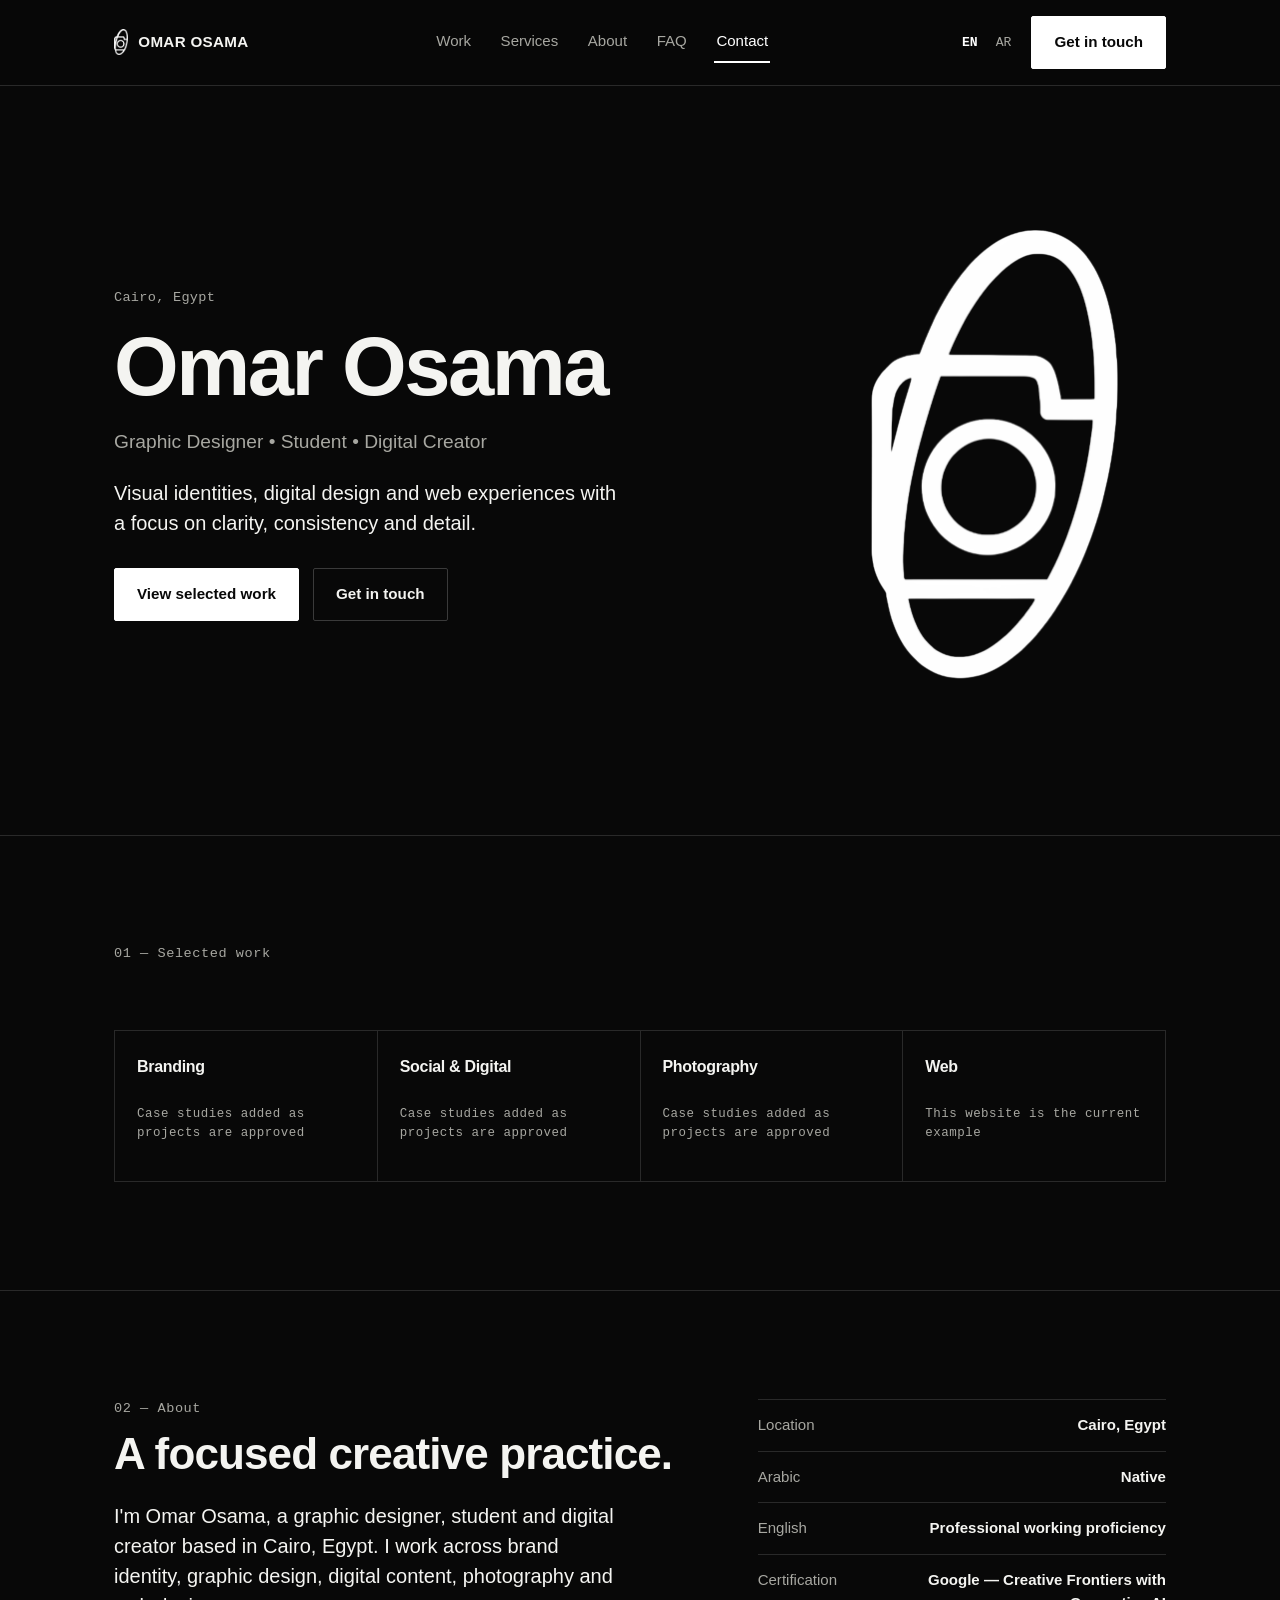
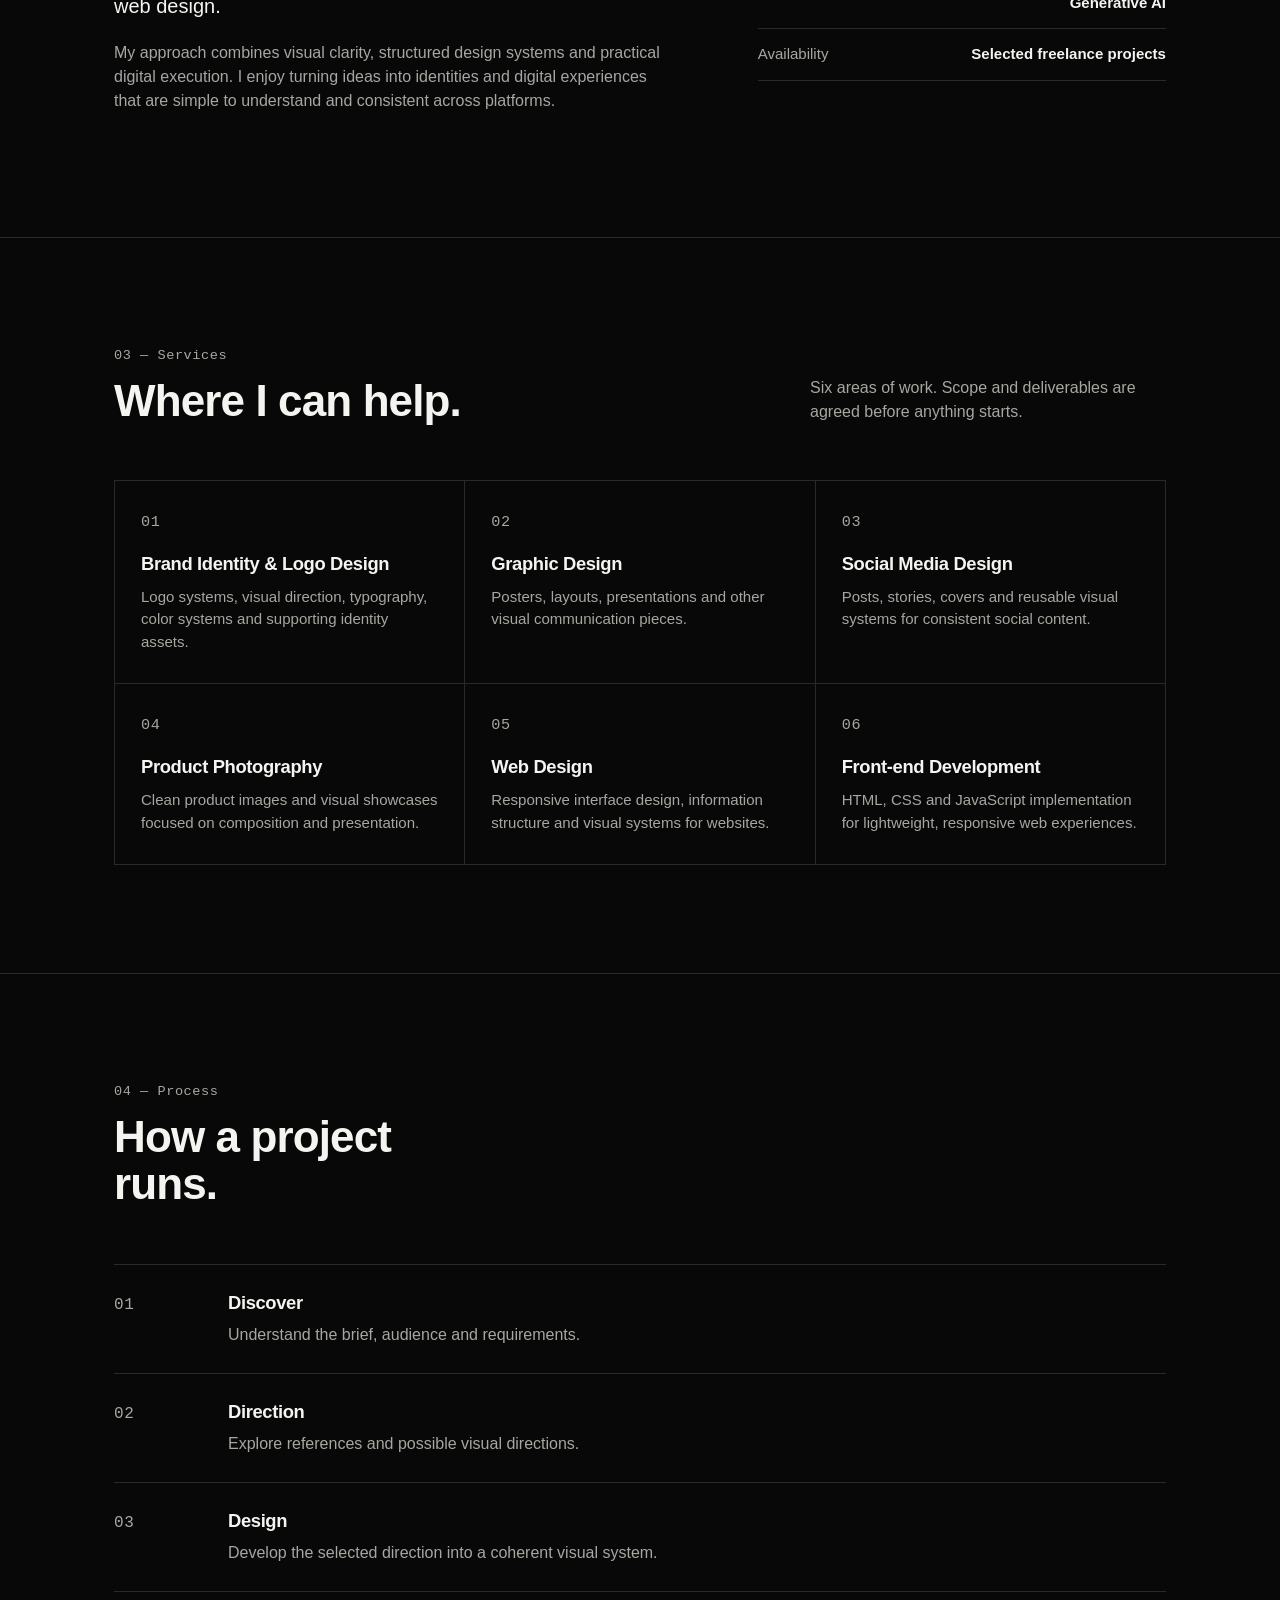
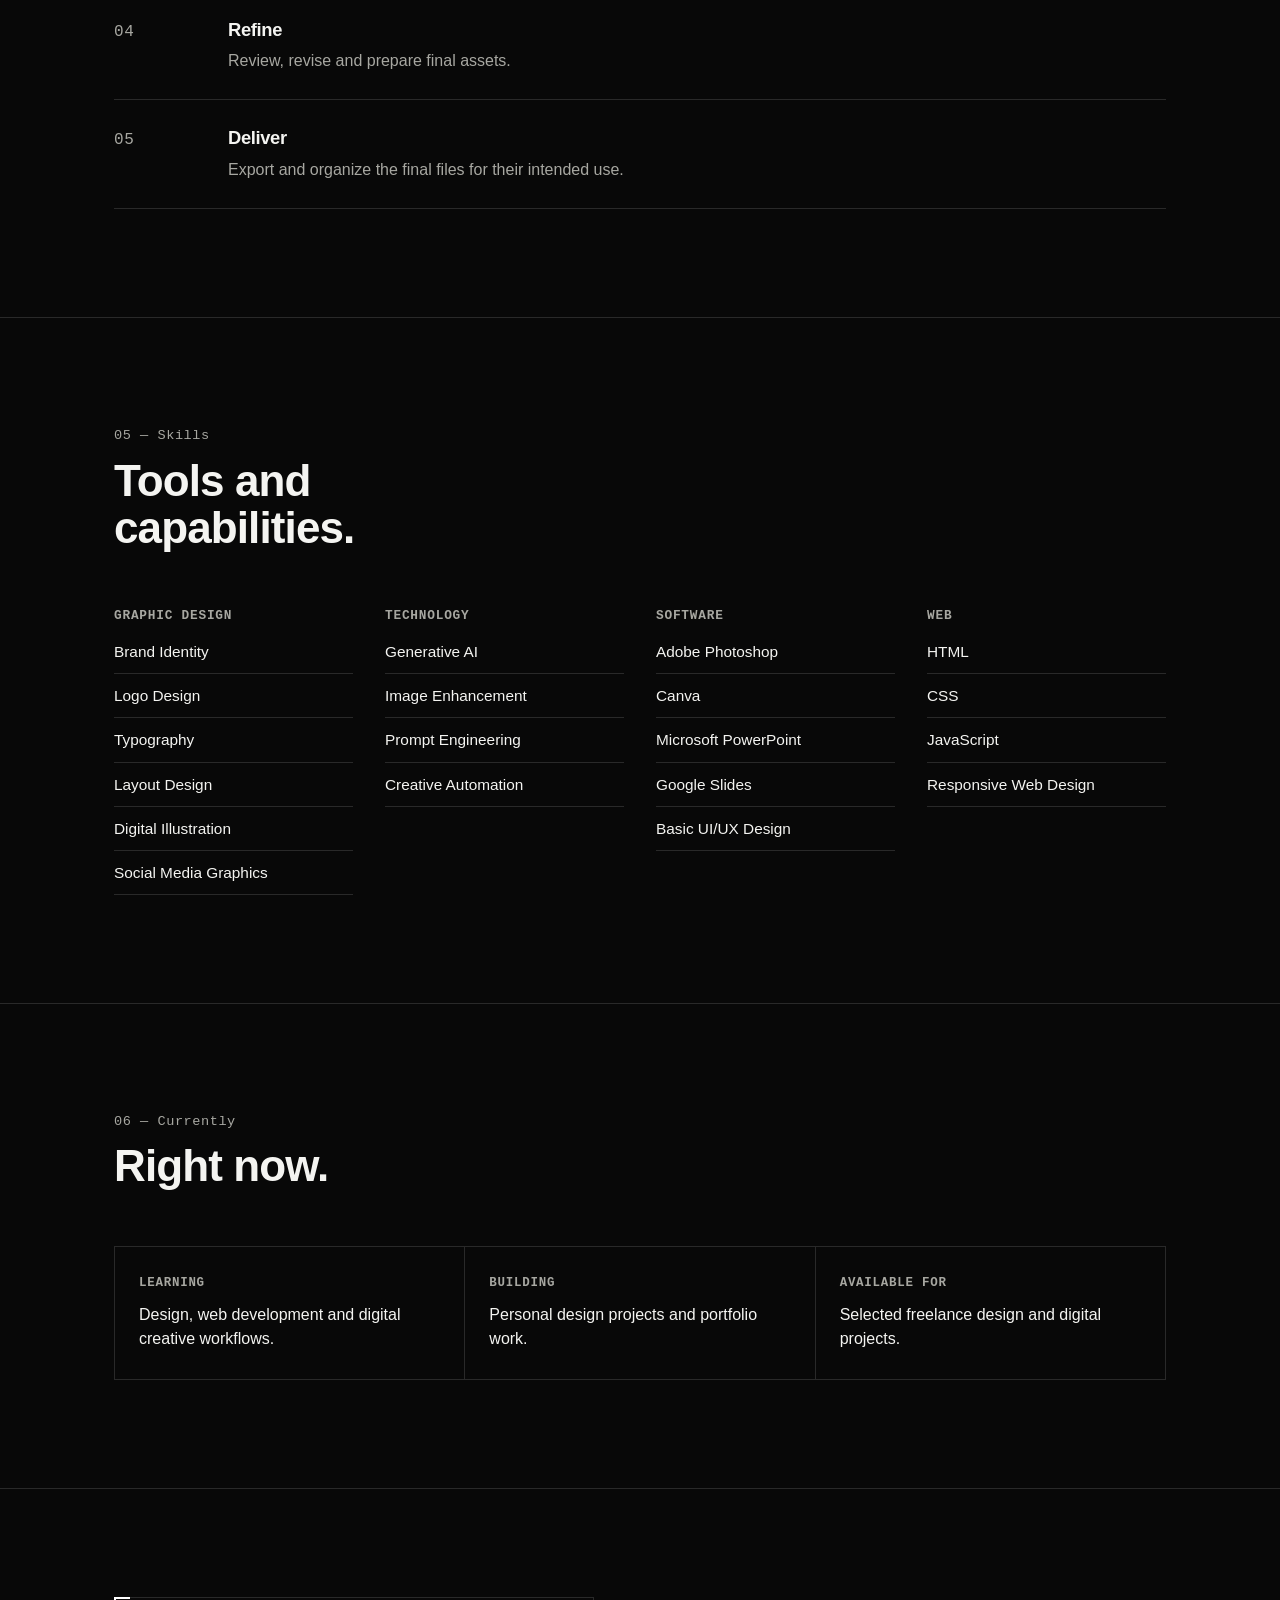
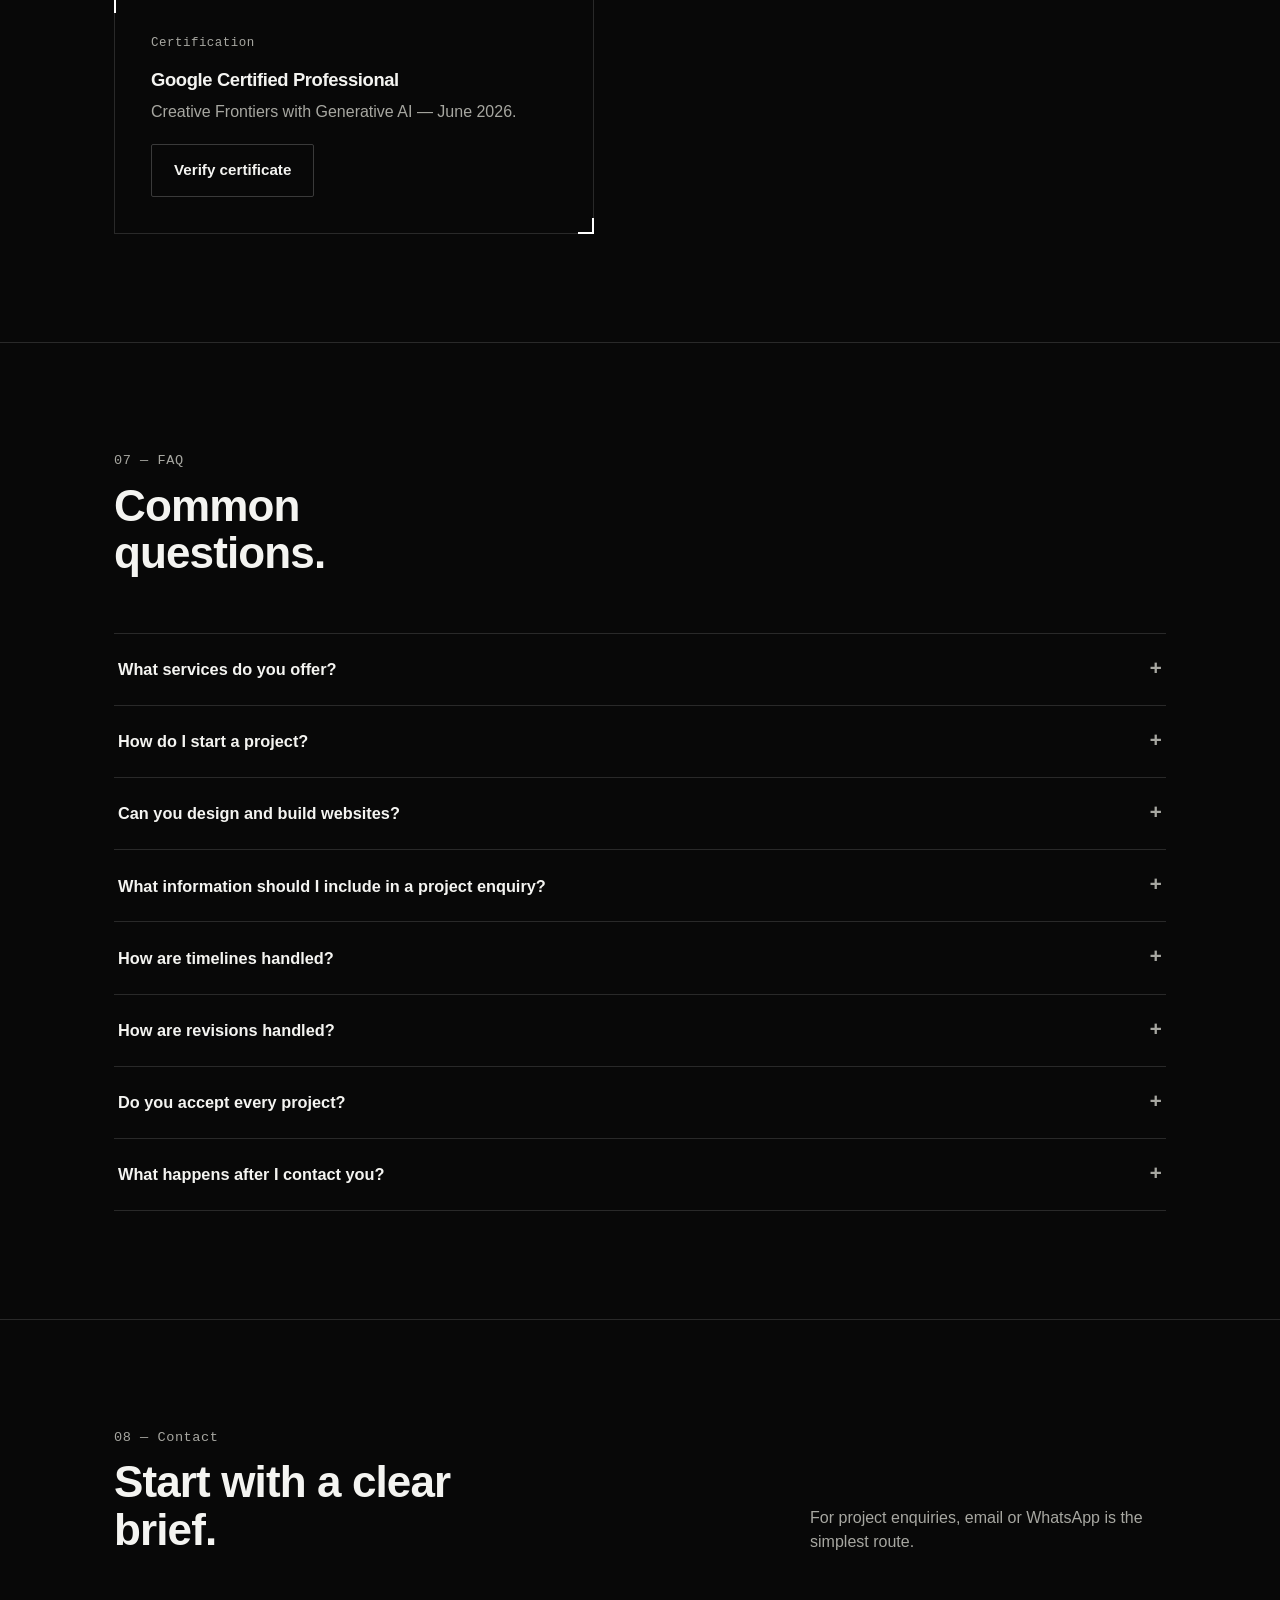
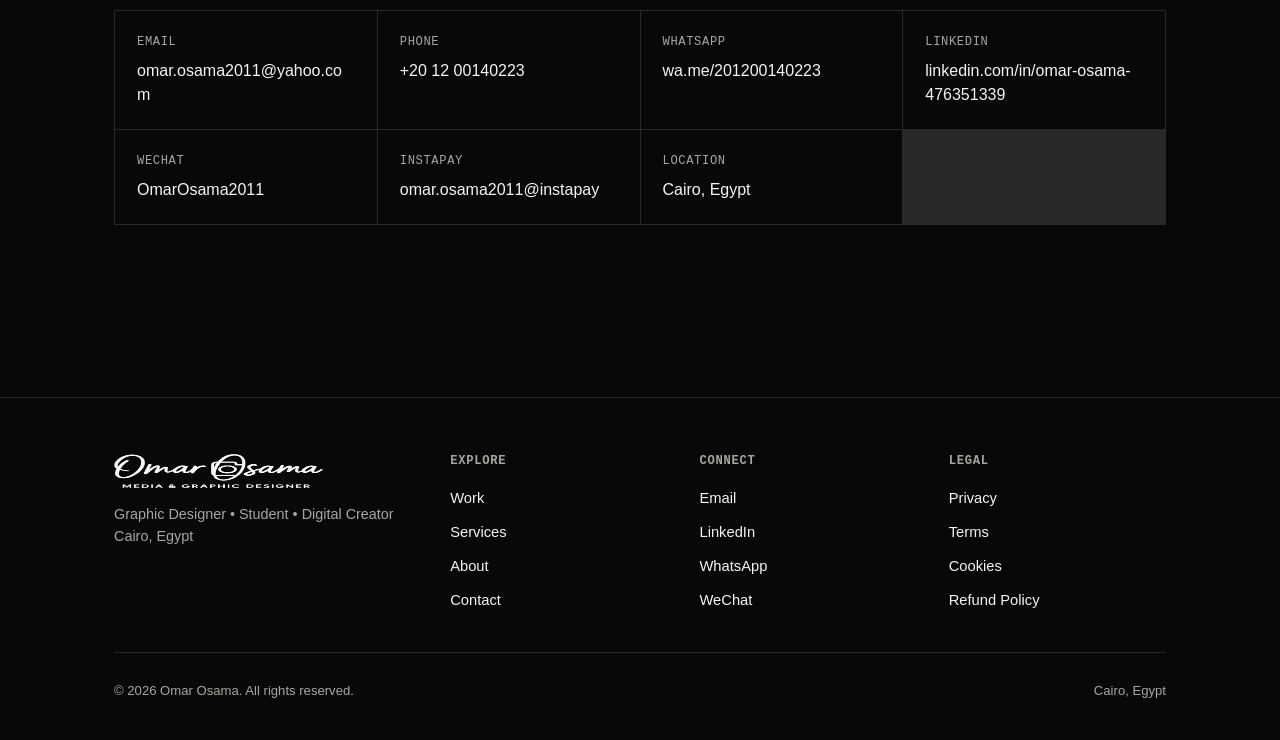
<file: index.html>
<!doctype html>
<html lang="en" dir="ltr">
<head>
<meta charset="utf-8">
<meta name="viewport" content="width=device-width, initial-scale=1">
<title>Omar Osama — Graphic Designer & Digital Creator | Cairo, Egypt</title>
<meta name="description" content="Omar Osama is a graphic designer and digital creator based in Cairo, Egypt, specializing in brand identity, logo design, social media graphics, photography and web design.">
<meta name="theme-color" content="#080808">
<link rel="canonical" href="https://omarosama.com/">
<link rel="alternate" hreflang="en" href="https://omarosama.com/">
<link rel="alternate" hreflang="ar" href="https://omarosama.com/ar/">
<link rel="alternate" hreflang="x-default" href="https://omarosama.com/">

<!-- Favicons (Omar Osama camera-inspired symbol) -->
<link rel="icon" href="/favicon.ico" sizes="any">
<link rel="icon" type="image/png" sizes="16x16" href="/assets/favicon-16.png">
<link rel="icon" type="image/png" sizes="32x32" href="/assets/favicon-32.png">
<link rel="apple-touch-icon" sizes="180x180" href="/assets/apple-touch-icon.png">
<link rel="icon" type="image/png" sizes="512x512" href="/assets/favicon-512.png">
<link rel="manifest" href="/site.webmanifest">

<!-- Open Graph -->
<meta property="og:type" content="website">
<meta property="og:title" content="Omar Osama — Graphic Designer & Digital Creator | Cairo, Egypt">
<meta property="og:description" content="Visual identities, digital design and web experiences with a focus on clarity, consistency and detail.">
<meta property="og:url" content="https://omarosama.com/">
<meta property="og:image" content="https://omarosama.com/assets/favicon-512.png">
<meta property="og:locale" content="en_US">
<meta property="og:locale:alternate" content="ar_EG">

<!-- Twitter -->
<meta name="twitter:card" content="summary">
<meta name="twitter:title" content="Omar Osama — Graphic Designer & Digital Creator">
<meta name="twitter:description" content="Brand identity, graphic design, photography and web design. Based in Cairo, Egypt.">
<meta name="twitter:image" content="https://omarosama.com/assets/favicon-512.png">

<link rel="stylesheet" href="styles.css">
<script type="application/ld+json">
{
  "@context": "https://schema.org",
  "@type": "Person",
  "name": "Omar Osama",
  "alternateName": "Omar Osama Ali",
  "jobTitle": "Graphic Designer",
  "url": "https://omarosama.com/",
  "image": "https://omarosama.com/assets/favicon-512.png",
  "email": "mailto:omar.osama2011@yahoo.com",
  "address": {
    "@type": "PostalAddress",
    "addressLocality": "Cairo",
    "addressCountry": "EG"
  },
  "knowsLanguage": ["Arabic", "English"],
  "sameAs": [
    "https://www.linkedin.com/in/omar-osama-476351339"
  ]
}
</script>
</head>
<body>
<a class="skip" href="#main">Skip to content</a>

<header>
  <div class="container nav">
    <a class="brand" href="/" aria-label="Omar Osama, home">
      <img src="assets/icon-white-sm.png" alt="" width="20" height="36">
      <span>OMAR OSAMA</span>
    </a>

    <nav class="primary-nav" aria-label="Primary">
      <a href="#work">Work</a>
      <a href="#services">Services</a>
      <a href="#about">About</a>
      <a href="#faq">FAQ</a>
      <a href="#contact">Contact</a>
    </nav>

    <div class="nav-right">
      <div class="lang-switch" aria-label="Language">
        <a href="/" aria-current="true" lang="en">EN</a>
        <a href="/ar/" lang="ar">AR</a>
      </div>
      <a class="button" href="#contact">Get in touch</a>
      <button class="menu-toggle" aria-label="Open menu" aria-expanded="false" aria-controls="primary-nav">
        <svg width="20" height="20" viewBox="0 0 20 20" fill="none" aria-hidden="true"><path d="M2 5h16M2 10h16M2 15h16" stroke="currentColor" stroke-width="1.6" stroke-linecap="round"/></svg>
      </button>
    </div>
  </div>
</header>

<main id="main">

  <!-- HERO -->
  <section class="hero" aria-label="Introduction">
    <div class="container hero-grid">
      <div>
        <p class="hero-kicker">Cairo, Egypt</p>
        <h1>Omar Osama</h1>
        <p class="hero-role">Graphic Designer • Student • Digital Creator</p>
        <p class="lead">Visual identities, digital design and web experiences with a focus on clarity, consistency and detail.</p>
        <div class="hero-actions">
          <a class="button" href="#work">View selected work</a>
          <a class="button secondary" href="#contact">Get in touch</a>
        </div>
      </div>
      <div class="hero-mark">
        <img src="assets/icon-white-lg.png" alt="Omar Osama camera-inspired brand symbol" width="495" height="900">
      </div>
    </div>
  </section>

  <!-- SELECTED WORK -->
  <section id="work" aria-label="Selected work">
    <div class="container">
      <div class="section-head">
        <div>
          <span class="section-index frame-num">01 — Selected work</span>
        </div>
      </div>

      <div class="work-categories">
        <div class="work-category">
          <h3>Branding</h3>
          <p class="frame-num status">Case studies added as projects are approved</p>
        </div>
        <div class="work-category">
          <h3>Social &amp; Digital</h3>
          <p class="frame-num status">Case studies added as projects are approved</p>
        </div>
        <div class="work-category">
          <h3>Photography</h3>
          <p class="frame-num status">Case studies added as projects are approved</p>
        </div>
        <div class="work-category">
          <h3>Web</h3>
          <p class="frame-num status">This website is the current example</p>
        </div>
      </div>
    </div>
  </section>

  <!-- ABOUT -->
  <section id="about" aria-labelledby="about-heading">
    <div class="container about-grid">
      <div>
        <span class="section-index frame-num">02 — About</span>
        <h2 id="about-heading">A focused creative practice.</h2>
        <p class="lead" style="margin-top:24px;">I'm Omar Osama, a graphic designer, student and digital creator based in Cairo, Egypt. I work across brand identity, graphic design, digital content, photography and web design.</p>
        <p>My approach combines visual clarity, structured design systems and practical digital execution. I enjoy turning ideas into identities and digital experiences that are simple to understand and consistent across platforms.</p>
      </div>
      <div class="info-list" aria-label="Profile details">
        <div class="info-row"><span>Location</span><strong>Cairo, Egypt</strong></div>
        <div class="info-row"><span>Arabic</span><strong>Native</strong></div>
        <div class="info-row"><span>English</span><strong>Professional working proficiency</strong></div>
        <div class="info-row"><span>Certification</span><strong>Google — Creative Frontiers with Generative AI</strong></div>
        <div class="info-row"><span>Availability</span><strong>Selected freelance projects</strong></div>
      </div>
    </div>
  </section>

  <!-- SERVICES -->
  <section id="services" aria-labelledby="services-heading">
    <div class="container">
      <div class="section-head">
        <div>
          <span class="section-index frame-num">03 — Services</span>
          <h2 id="services-heading">Where I can help.</h2>
        </div>
        <p class="section-intro">Six areas of work. Scope and deliverables are agreed before anything starts.</p>
      </div>
      <div class="services">
        <article class="service">
          <span class="frame-num">01</span>
          <h3>Brand Identity &amp; Logo Design</h3>
          <p>Logo systems, visual direction, typography, color systems and supporting identity assets.</p>
        </article>
        <article class="service">
          <span class="frame-num">02</span>
          <h3>Graphic Design</h3>
          <p>Posters, layouts, presentations and other visual communication pieces.</p>
        </article>
        <article class="service">
          <span class="frame-num">03</span>
          <h3>Social Media Design</h3>
          <p>Posts, stories, covers and reusable visual systems for consistent social content.</p>
        </article>
        <article class="service">
          <span class="frame-num">04</span>
          <h3>Product Photography</h3>
          <p>Clean product images and visual showcases focused on composition and presentation.</p>
        </article>
        <article class="service">
          <span class="frame-num">05</span>
          <h3>Web Design</h3>
          <p>Responsive interface design, information structure and visual systems for websites.</p>
        </article>
        <article class="service">
          <span class="frame-num">06</span>
          <h3>Front-end Development</h3>
          <p>HTML, CSS and JavaScript implementation for lightweight, responsive web experiences.</p>
        </article>
      </div>
    </div>
  </section>

  <!-- PROCESS -->
  <section id="process" aria-labelledby="process-heading">
    <div class="container">
      <div class="section-head">
        <div>
          <span class="section-index frame-num">04 — Process</span>
          <h2 id="process-heading">How a project runs.</h2>
        </div>
      </div>
      <div class="process-list">
        <div class="process-item">
          <span class="frame-num">01</span>
          <div><h3>Discover</h3><p>Understand the brief, audience and requirements.</p></div>
        </div>
        <div class="process-item">
          <span class="frame-num">02</span>
          <div><h3>Direction</h3><p>Explore references and possible visual directions.</p></div>
        </div>
        <div class="process-item">
          <span class="frame-num">03</span>
          <div><h3>Design</h3><p>Develop the selected direction into a coherent visual system.</p></div>
        </div>
        <div class="process-item">
          <span class="frame-num">04</span>
          <div><h3>Refine</h3><p>Review, revise and prepare final assets.</p></div>
        </div>
        <div class="process-item">
          <span class="frame-num">05</span>
          <div><h3>Deliver</h3><p>Export and organize the final files for their intended use.</p></div>
        </div>
      </div>
    </div>
  </section>

  <!-- SKILLS -->
  <section id="skills" aria-labelledby="skills-heading">
    <div class="container">
      <div class="section-head">
        <div>
          <span class="section-index frame-num">05 — Skills</span>
          <h2 id="skills-heading">Tools and capabilities.</h2>
        </div>
      </div>
      <div class="skills-grid">
        <div class="skill-group">
          <h3>Graphic Design</h3>
          <ul>
            <li>Brand Identity</li>
            <li>Logo Design</li>
            <li>Typography</li>
            <li>Layout Design</li>
            <li>Digital Illustration</li>
            <li>Social Media Graphics</li>
          </ul>
        </div>
        <div class="skill-group">
          <h3>Technology</h3>
          <ul>
            <li>Generative AI</li>
            <li>Image Enhancement</li>
            <li>Prompt Engineering</li>
            <li>Creative Automation</li>
          </ul>
        </div>
        <div class="skill-group">
          <h3>Software</h3>
          <ul>
            <li>Adobe Photoshop</li>
            <li>Canva</li>
            <li>Microsoft PowerPoint</li>
            <li>Google Slides</li>
            <li>Basic UI/UX Design</li>
          </ul>
        </div>
        <div class="skill-group">
          <h3>Web</h3>
          <ul>
            <li>HTML</li>
            <li>CSS</li>
            <li>JavaScript</li>
            <li>Responsive Web Design</li>
          </ul>
        </div>
      </div>
    </div>
  </section>

  <!-- CURRENTLY -->
  <section id="currently" aria-labelledby="currently-heading">
    <div class="container">
      <div class="section-head">
        <div>
          <span class="section-index frame-num">06 — Currently</span>
          <h2 id="currently-heading">Right now.</h2>
        </div>
      </div>
      <div class="currently-grid">
        <div class="currently-item">
          <h3>Learning</h3>
          <p>Design, web development and digital creative workflows.</p>
        </div>
        <div class="currently-item">
          <h3>Building</h3>
          <p>Personal design projects and portfolio work.</p>
        </div>
        <div class="currently-item">
          <h3>Available for</h3>
          <p>Selected freelance design and digital projects.</p>
        </div>
      </div>
    </div>
  </section>

  <!-- CERTIFICATION -->
  <section id="certification" aria-labelledby="certification-heading">
    <div class="container">
      <div class="credential-card frame" style="max-width:480px;">
        <span class="frame-num">Certification</span>
        <h3 id="certification-heading">Google Certified Professional</h3>
        <p>Creative Frontiers with Generative AI — June 2026.</p>
        <a class="button secondary" href="https://omp.dub.ai/certificate/pCsrvrHUGhyC" rel="noopener noreferrer" target="_blank">Verify certificate</a>
      </div>
    </div>
  </section>

  <!-- FAQ -->
  <section id="faq" aria-labelledby="faq-heading">
    <div class="container">
      <div class="section-head">
        <div>
          <span class="section-index frame-num">07 — FAQ</span>
          <h2 id="faq-heading">Common questions.</h2>
        </div>
      </div>
      <div class="faq-list">
        <details class="faq-item">
          <summary>What services do you offer?</summary>
          <p>Brand identity and logo design, graphic design, social media design, product photography, web design and front-end development.</p>
        </details>
        <details class="faq-item">
          <summary>How do I start a project?</summary>
          <p>Send a short brief by email or WhatsApp. Include what you need, your goals and any relevant references.</p>
        </details>
        <details class="faq-item">
          <summary>Can you design and build websites?</summary>
          <p>Yes. I can work on the visual design and on front-end implementation using HTML, CSS and JavaScript.</p>
        </details>
        <details class="faq-item">
          <summary>What information should I include in a project enquiry?</summary>
          <p>What you need, the goal of the project, any references you like, your target deadline and anything specific the design needs to reflect.</p>
        </details>
        <details class="faq-item">
          <summary>How are timelines handled?</summary>
          <p>Timelines depend on the agreed scope and are confirmed before work begins, based on the deliverables involved.</p>
        </details>
        <details class="faq-item">
          <summary>How are revisions handled?</summary>
          <p>The number and structure of revisions is agreed as part of the project scope before work starts.</p>
        </details>
        <details class="faq-item">
          <summary>Do you accept every project?</summary>
          <p>No. Project scope, timing and suitability are reviewed first to make sure the work can be done well.</p>
        </details>
        <details class="faq-item">
          <summary>What happens after I contact you?</summary>
          <p>I'll reply to review the brief, ask any follow-up questions and confirm scope, timeline and next steps before work begins.</p>
        </details>
      </div>
    </div>
  </section>

  <!-- CONTACT -->
  <section id="contact" aria-labelledby="contact-heading">
    <div class="container">
      <div class="section-head">
        <div>
          <span class="section-index frame-num">08 — Contact</span>
          <h2 id="contact-heading">Start with a clear brief.</h2>
        </div>
        <p class="section-intro">For project enquiries, email or WhatsApp is the simplest route.</p>
      </div>

      <div class="contact-grid">
        <div class="contact-card">
          <small>Email</small>
          <a href="mailto:omar.osama2011@yahoo.com">omar.osama2011@yahoo.com</a>
        </div>
        <div class="contact-card">
          <small>Phone</small>
          <a href="tel:+201200140223">+20 12 00140223</a>
        </div>
        <div class="contact-card">
          <small>WhatsApp</small>
          <a href="https://wa.me/201200140223" rel="noopener noreferrer" target="_blank">wa.me/201200140223</a>
        </div>
        <div class="contact-card">
          <small>LinkedIn</small>
          <a href="https://www.linkedin.com/in/omar-osama-476351339" rel="noopener noreferrer" target="_blank">linkedin.com/in/omar-osama-476351339</a>
        </div>
        <div class="contact-card">
          <small>WeChat</small>
          <a href="https://www.wechat.com/OmarOsama2011" rel="noopener noreferrer" target="_blank">OmarOsama2011</a>
        </div>
        <div class="contact-card">
          <small>Instapay</small>
          <span>omar.osama2011@instapay</span>
        </div>
        <div class="contact-card">
          <small>Location</small>
          <span>Cairo, Egypt</span>
        </div>
      </div>

    </div>
  </section>

</main>

<footer>
  <div class="container">
    <div class="footer-grid">
      <div class="footer-brand">
        <img src="assets/logo-white-header.png" alt="Omar Osama" width="209" height="80">
        <p>Graphic Designer • Student • Digital Creator<br>Cairo, Egypt</p>
      </div>
      <div class="footer-col">
        <h3>Explore</h3>
        <ul>
          <li><a href="#work">Work</a></li>
          <li><a href="#services">Services</a></li>
          <li><a href="#about">About</a></li>
          <li><a href="#contact">Contact</a></li>
        </ul>
      </div>
      <div class="footer-col">
        <h3>Connect</h3>
        <ul>
          <li><a href="mailto:omar.osama2011@yahoo.com">Email</a></li>
          <li><a href="https://www.linkedin.com/in/omar-osama-476351339" rel="noopener noreferrer" target="_blank">LinkedIn</a></li>
          <li><a href="https://wa.me/201200140223" rel="noopener noreferrer" target="_blank">WhatsApp</a></li>
          <li><a href="https://www.wechat.com/OmarOsama2011" rel="noopener noreferrer" target="_blank">WeChat</a></li>
        </ul>
      </div>
      <div class="footer-col">
        <h3>Legal</h3>
        <ul>
          <li><a href="privacy.html">Privacy</a></li>
          <li><a href="terms.html">Terms</a></li>
          <li><a href="cookies.html">Cookies</a></li>
          <li><a href="refund.html">Refund Policy</a></li>
        </ul>
      </div>
    </div>
    <div class="footer-bottom">
      <span>© 2026 Omar Osama. All rights reserved.</span>
      <span>Cairo, Egypt</span>
    </div>
  </div>
</footer>

<script src="script.js"></script>
</body>
</html>
</file>
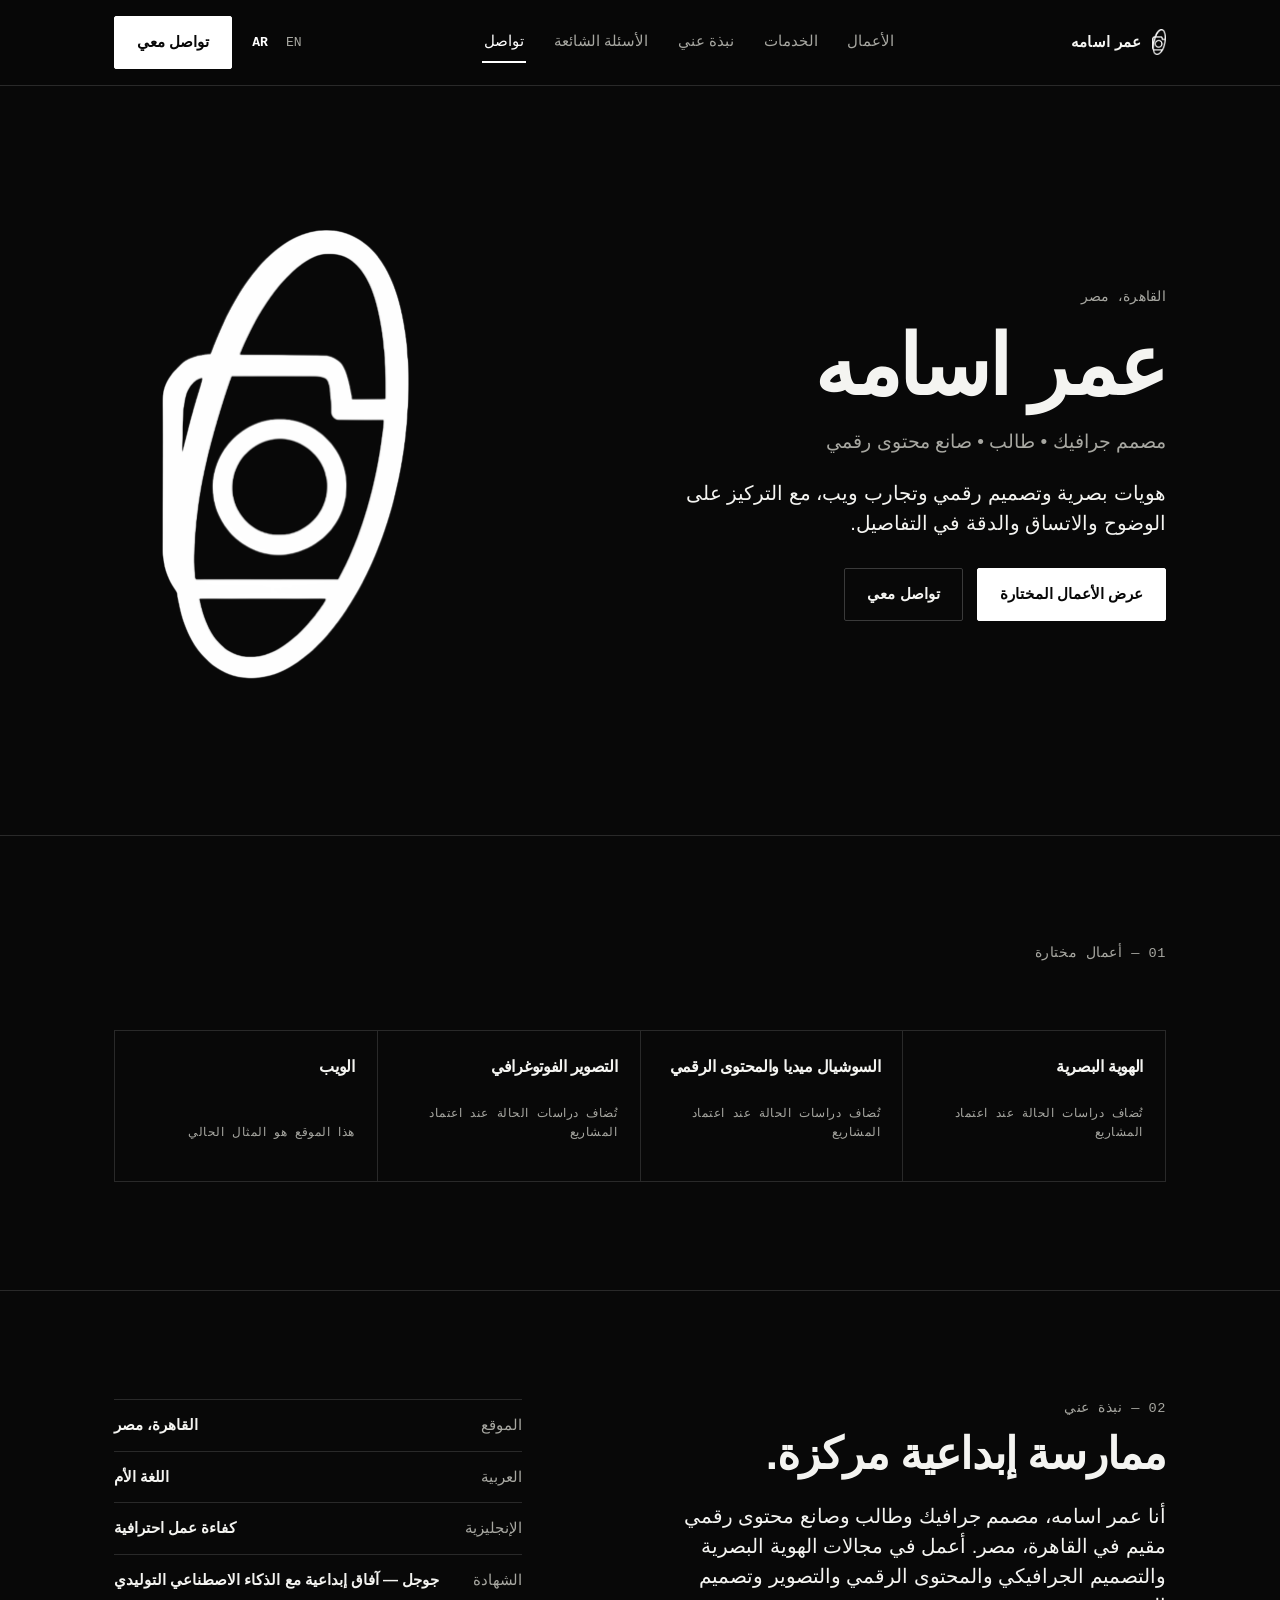
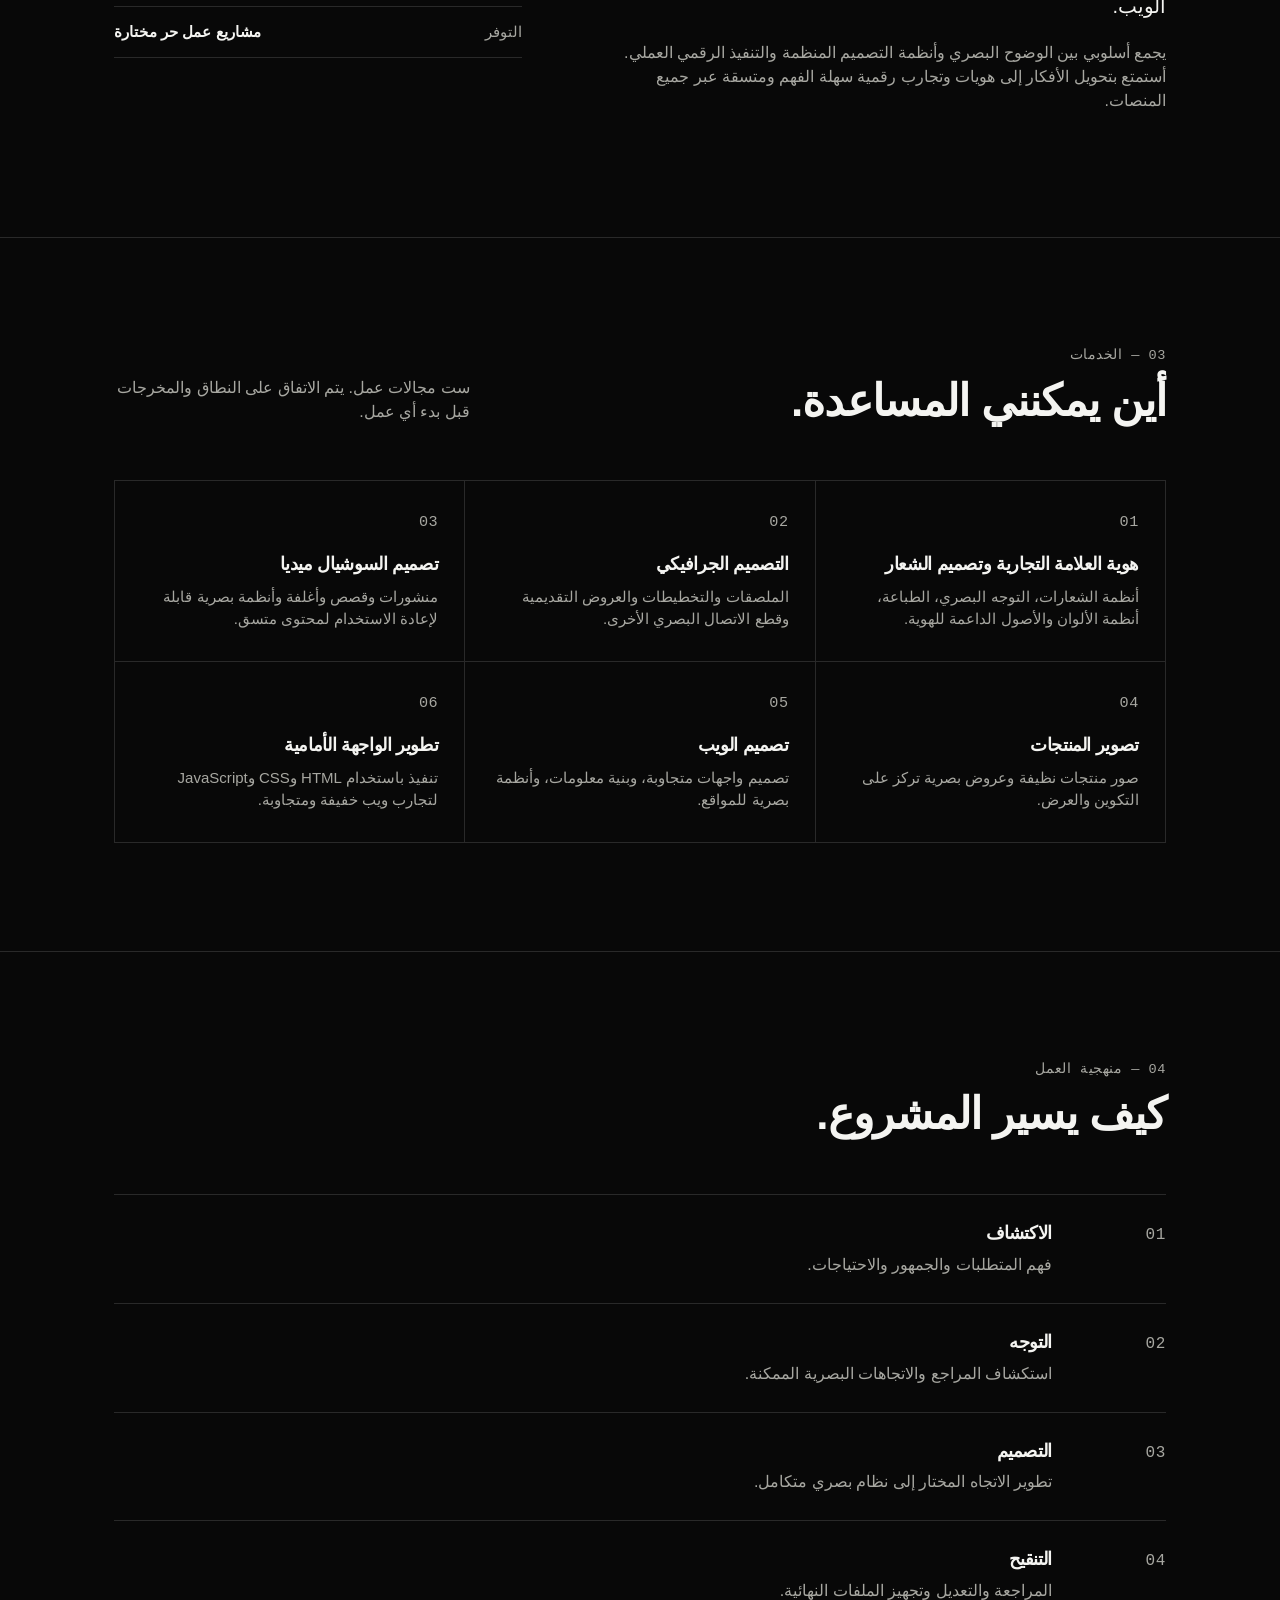
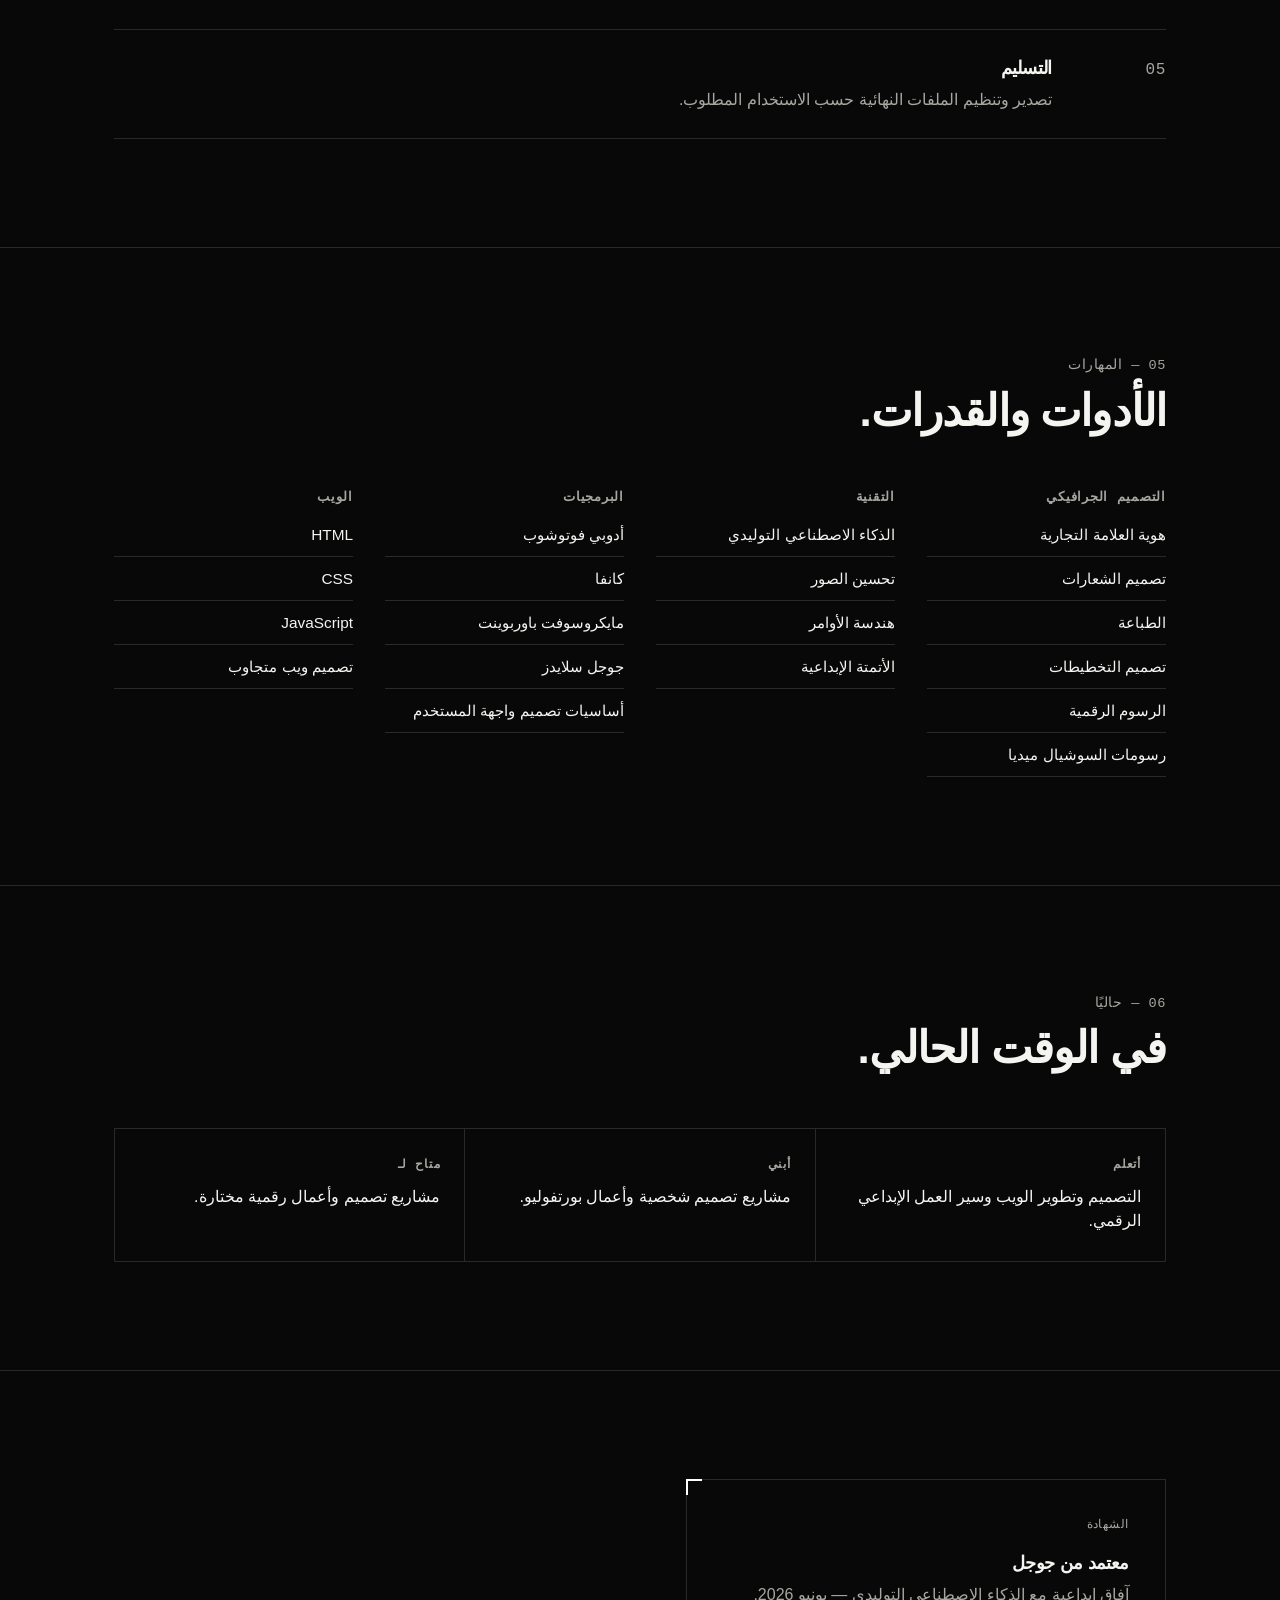
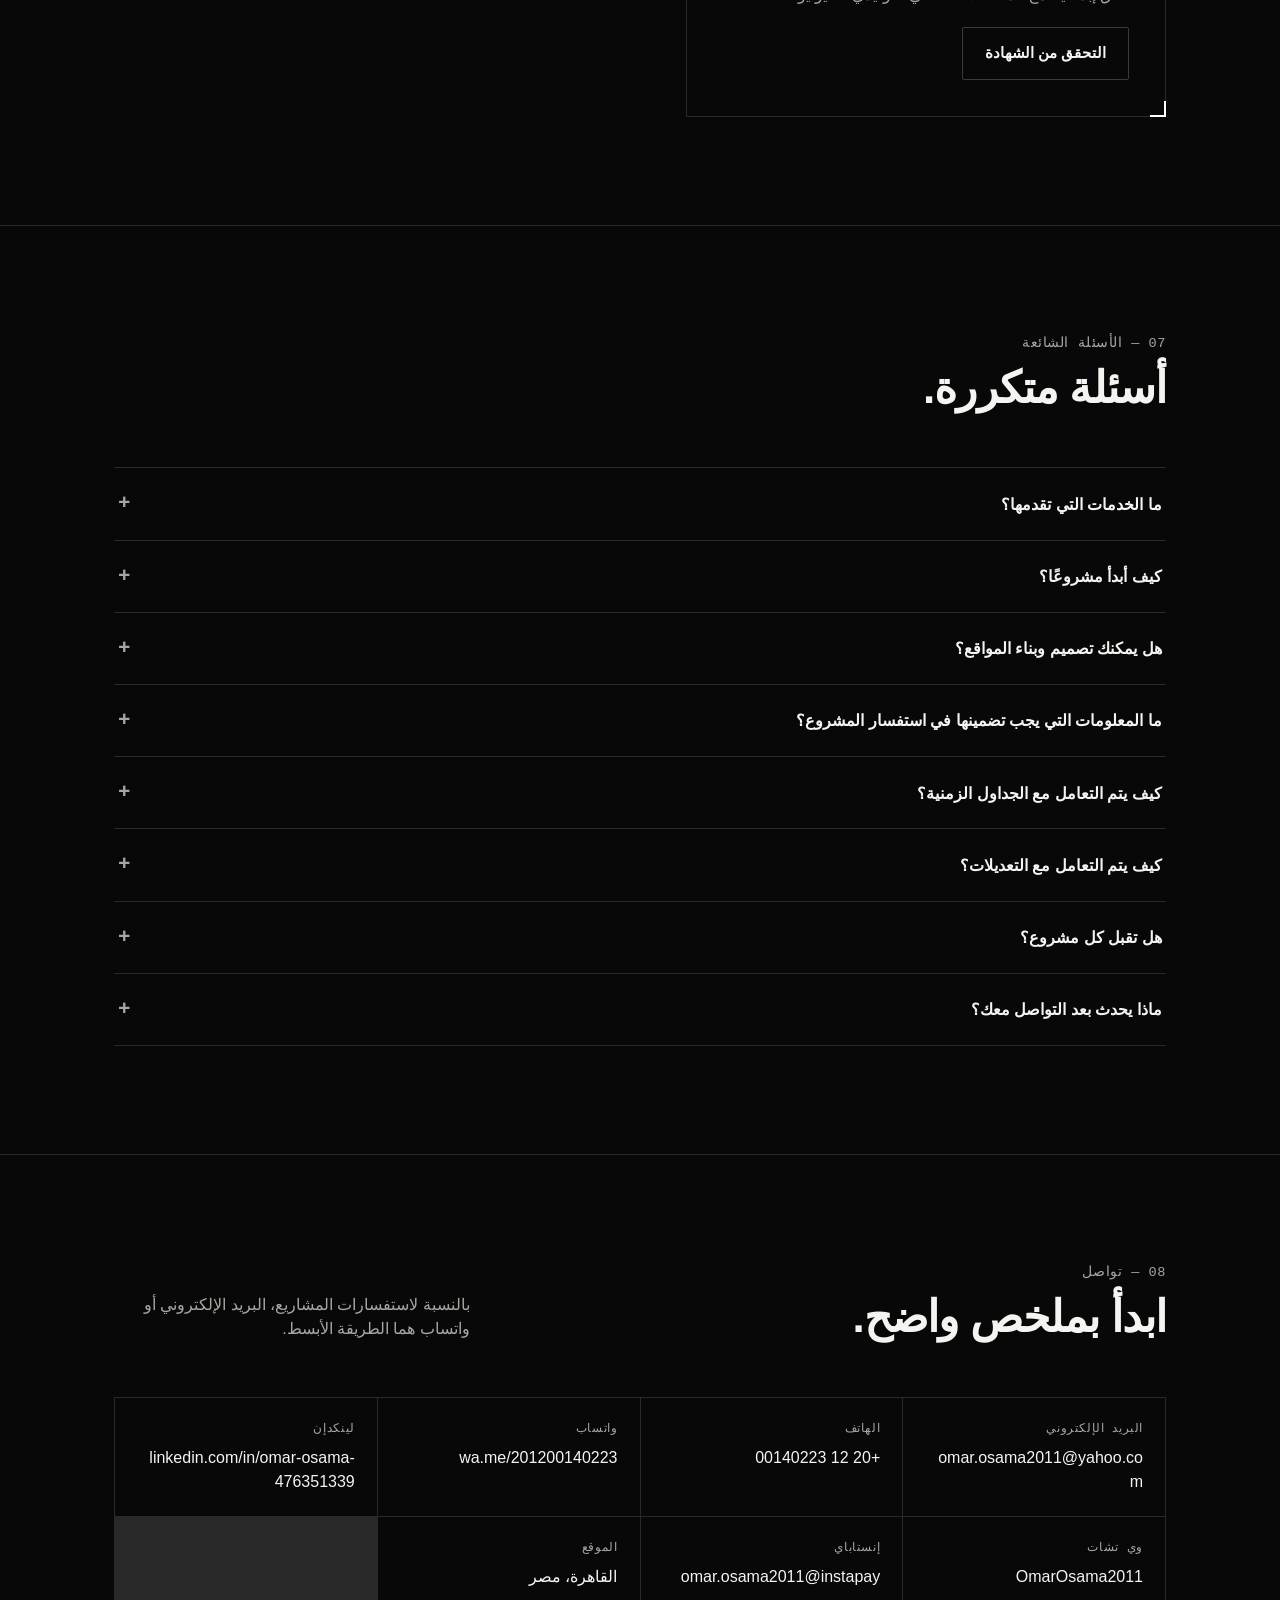
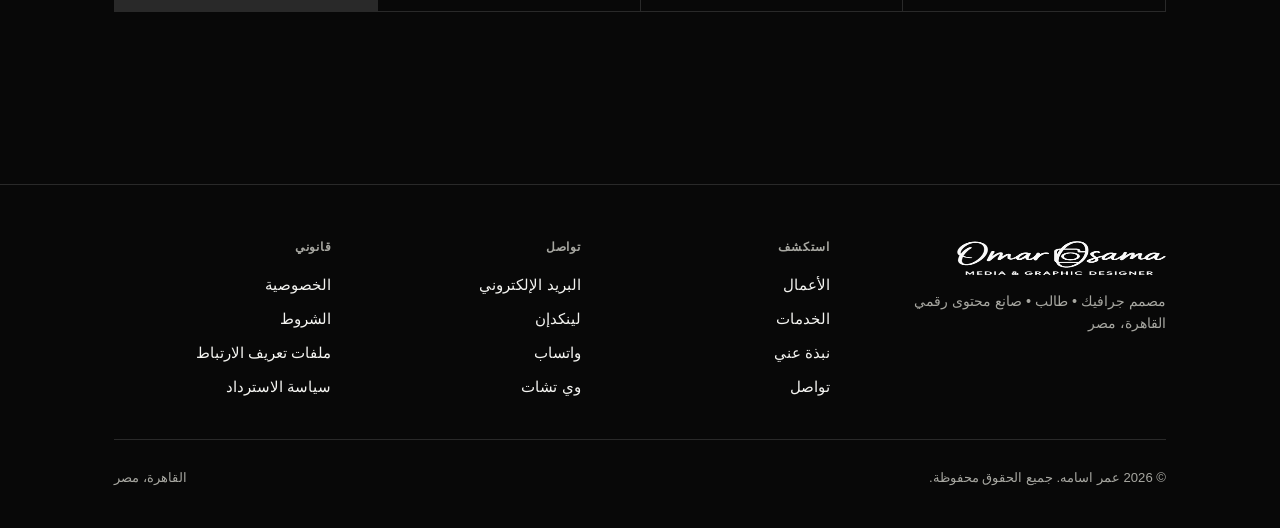
<file: ar/index.html>
<!doctype html>
<html lang="ar" dir="rtl">
<head>
<meta charset="utf-8">
<meta name="viewport" content="width=device-width, initial-scale=1">
<title>عمر اسامه — مصمم جرافيك وصانع محتوى رقمي | القاهرة، مصر</title>
<meta name="description" content="عمر اسامه مصمم جرافيك وصانع محتوى رقمي مقيم في القاهرة، مصر، متخصص في الهوية البصرية وتصميم الشعارات ورسومات السوشيال ميديا والتصوير وتصميم الويب.">
<meta name="theme-color" content="#080808">
<link rel="canonical" href="https://omarosama.com/ar/">
<link rel="alternate" hreflang="en" href="https://omarosama.com/">
<link rel="alternate" hreflang="ar" href="https://omarosama.com/ar/">
<link rel="alternate" hreflang="x-default" href="https://omarosama.com/">

<link rel="icon" href="/favicon.ico" sizes="any">
<link rel="icon" type="image/png" sizes="16x16" href="/assets/favicon-16.png">
<link rel="icon" type="image/png" sizes="32x32" href="/assets/favicon-32.png">
<link rel="apple-touch-icon" sizes="180x180" href="/assets/apple-touch-icon.png">
<link rel="manifest" href="/site.webmanifest">

<meta property="og:type" content="website">
<meta property="og:title" content="عمر اسامه — مصمم جرافيك وصانع محتوى رقمي">
<meta property="og:description" content="هويات بصرية وتصميم رقمي وتجارب ويب، مع التركيز على الوضوح والاتساق والدقة.">
<meta property="og:url" content="https://omarosama.com/ar/">
<meta property="og:image" content="https://omarosama.com/assets/favicon-512.png">
<meta property="og:locale" content="ar_EG">
<meta property="og:locale:alternate" content="en_US">

<link rel="stylesheet" href="../styles.css">
<script type="application/ld+json">
{
  "@context": "https://schema.org",
  "@type": "Person",
  "name": "Omar Osama",
  "jobTitle": "Graphic Designer",
  "url": "https://omarosama.com/ar/",
  "image": "https://omarosama.com/assets/favicon-512.png",
  "address": { "@type": "PostalAddress", "addressLocality": "Cairo", "addressCountry": "EG" },
  "knowsLanguage": ["Arabic", "English"],
  "sameAs": ["https://www.linkedin.com/in/omar-osama-476351339"]
}
</script>
</head>
<body>
<a class="skip" href="#main">تخطَّ إلى المحتوى</a>

<header>
  <div class="container nav">
    <a class="brand" href="/ar/" aria-label="عمر اسامه، الصفحة الرئيسية">
      <img src="../assets/icon-white-sm.png" alt="" width="20" height="36">
      <span>عمر اسامه</span>
    </a>

    <nav class="primary-nav" aria-label="التنقل الرئيسي">
      <a href="#work">الأعمال</a>
      <a href="#services">الخدمات</a>
      <a href="#about">نبذة عني</a>
      <a href="#faq">الأسئلة الشائعة</a>
      <a href="#contact">تواصل</a>
    </nav>

    <div class="nav-right">
      <div class="lang-switch" aria-label="اللغة">
        <a href="/" lang="en">EN</a>
        <a href="/ar/" aria-current="true" lang="ar">AR</a>
      </div>
      <a class="button" href="#contact">تواصل معي</a>
      <button class="menu-toggle" aria-label="فتح القائمة" aria-expanded="false" aria-controls="primary-nav">
        <svg width="20" height="20" viewBox="0 0 20 20" fill="none" aria-hidden="true"><path d="M2 5h16M2 10h16M2 15h16" stroke="currentColor" stroke-width="1.6" stroke-linecap="round"/></svg>
      </button>
    </div>
  </div>
</header>

<main id="main">

  <section class="hero" aria-label="مقدمة">
    <div class="container hero-grid">
      <div>
        <p class="hero-kicker">القاهرة، مصر</p>
        <h1>عمر اسامه</h1>
        <p class="hero-role">مصمم جرافيك • طالب • صانع محتوى رقمي</p>
        <p class="lead">هويات بصرية وتصميم رقمي وتجارب ويب، مع التركيز على الوضوح والاتساق والدقة في التفاصيل.</p>
        <div class="hero-actions">
          <a class="button" href="#work">عرض الأعمال المختارة</a>
          <a class="button secondary" href="#contact">تواصل معي</a>
        </div>
      </div>
      <div class="hero-mark">
        <img src="../assets/icon-white-lg.png" alt="رمز عمر اسامه المستوحى من الكاميرا" width="495" height="900">
      </div>
    </div>
  </section>

  <section id="work" aria-label="أعمال مختارة">
    <div class="container">
      <div class="section-head">
        <div>
          <span class="section-index frame-num">01 — أعمال مختارة</span>
        </div>
      </div>

      <div class="work-categories">
        <div class="work-category">
          <h3>الهوية البصرية</h3>
          <p class="frame-num status">تُضاف دراسات الحالة عند اعتماد المشاريع</p>
        </div>
        <div class="work-category">
          <h3>السوشيال ميديا والمحتوى الرقمي</h3>
          <p class="frame-num status">تُضاف دراسات الحالة عند اعتماد المشاريع</p>
        </div>
        <div class="work-category">
          <h3>التصوير الفوتوغرافي</h3>
          <p class="frame-num status">تُضاف دراسات الحالة عند اعتماد المشاريع</p>
        </div>
        <div class="work-category">
          <h3>الويب</h3>
          <p class="frame-num status">هذا الموقع هو المثال الحالي</p>
        </div>
      </div>
    </div>
  </section>

  <section id="about" aria-labelledby="about-heading">
    <div class="container about-grid">
      <div>
        <span class="section-index frame-num">02 — نبذة عني</span>
        <h2 id="about-heading">ممارسة إبداعية مركزة.</h2>
        <p class="lead" style="margin-top:24px;">أنا عمر اسامه، مصمم جرافيك وطالب وصانع محتوى رقمي مقيم في القاهرة، مصر. أعمل في مجالات الهوية البصرية والتصميم الجرافيكي والمحتوى الرقمي والتصوير وتصميم الويب.</p>
        <p>يجمع أسلوبي بين الوضوح البصري وأنظمة التصميم المنظمة والتنفيذ الرقمي العملي. أستمتع بتحويل الأفكار إلى هويات وتجارب رقمية سهلة الفهم ومتسقة عبر جميع المنصات.</p>
      </div>
      <div class="info-list" aria-label="تفاصيل الملف الشخصي">
        <div class="info-row"><span>الموقع</span><strong>القاهرة، مصر</strong></div>
        <div class="info-row"><span>العربية</span><strong>اللغة الأم</strong></div>
        <div class="info-row"><span>الإنجليزية</span><strong>كفاءة عمل احترافية</strong></div>
        <div class="info-row"><span>الشهادة</span><strong>جوجل — آفاق إبداعية مع الذكاء الاصطناعي التوليدي</strong></div>
        <div class="info-row"><span>التوفر</span><strong>مشاريع عمل حر مختارة</strong></div>
      </div>
    </div>
  </section>

  <section id="services" aria-labelledby="services-heading">
    <div class="container">
      <div class="section-head">
        <div>
          <span class="section-index frame-num">03 — الخدمات</span>
          <h2 id="services-heading">أين يمكنني المساعدة.</h2>
        </div>
        <p class="section-intro">ست مجالات عمل. يتم الاتفاق على النطاق والمخرجات قبل بدء أي عمل.</p>
      </div>
      <div class="services">
        <article class="service">
          <span class="frame-num">01</span>
          <h3>هوية العلامة التجارية وتصميم الشعار</h3>
          <p>أنظمة الشعارات، التوجه البصري، الطباعة، أنظمة الألوان والأصول الداعمة للهوية.</p>
        </article>
        <article class="service">
          <span class="frame-num">02</span>
          <h3>التصميم الجرافيكي</h3>
          <p>الملصقات والتخطيطات والعروض التقديمية وقطع الاتصال البصري الأخرى.</p>
        </article>
        <article class="service">
          <span class="frame-num">03</span>
          <h3>تصميم السوشيال ميديا</h3>
          <p>منشورات وقصص وأغلفة وأنظمة بصرية قابلة لإعادة الاستخدام لمحتوى متسق.</p>
        </article>
        <article class="service">
          <span class="frame-num">04</span>
          <h3>تصوير المنتجات</h3>
          <p>صور منتجات نظيفة وعروض بصرية تركز على التكوين والعرض.</p>
        </article>
        <article class="service">
          <span class="frame-num">05</span>
          <h3>تصميم الويب</h3>
          <p>تصميم واجهات متجاوبة، وبنية معلومات، وأنظمة بصرية للمواقع.</p>
        </article>
        <article class="service">
          <span class="frame-num">06</span>
          <h3>تطوير الواجهة الأمامية</h3>
          <p>تنفيذ باستخدام HTML وCSS وJavaScript لتجارب ويب خفيفة ومتجاوبة.</p>
        </article>
      </div>
    </div>
  </section>

  <section id="process" aria-labelledby="process-heading">
    <div class="container">
      <div class="section-head">
        <div>
          <span class="section-index frame-num">04 — منهجية العمل</span>
          <h2 id="process-heading">كيف يسير المشروع.</h2>
        </div>
      </div>
      <div class="process-list">
        <div class="process-item">
          <span class="frame-num">01</span>
          <div><h3>الاكتشاف</h3><p>فهم المتطلبات والجمهور والاحتياجات.</p></div>
        </div>
        <div class="process-item">
          <span class="frame-num">02</span>
          <div><h3>التوجه</h3><p>استكشاف المراجع والاتجاهات البصرية الممكنة.</p></div>
        </div>
        <div class="process-item">
          <span class="frame-num">03</span>
          <div><h3>التصميم</h3><p>تطوير الاتجاه المختار إلى نظام بصري متكامل.</p></div>
        </div>
        <div class="process-item">
          <span class="frame-num">04</span>
          <div><h3>التنقيح</h3><p>المراجعة والتعديل وتجهيز الملفات النهائية.</p></div>
        </div>
        <div class="process-item">
          <span class="frame-num">05</span>
          <div><h3>التسليم</h3><p>تصدير وتنظيم الملفات النهائية حسب الاستخدام المطلوب.</p></div>
        </div>
      </div>
    </div>
  </section>

  <section id="skills" aria-labelledby="skills-heading">
    <div class="container">
      <div class="section-head">
        <div>
          <span class="section-index frame-num">05 — المهارات</span>
          <h2 id="skills-heading">الأدوات والقدرات.</h2>
        </div>
      </div>
      <div class="skills-grid">
        <div class="skill-group">
          <h3>التصميم الجرافيكي</h3>
          <ul>
            <li>هوية العلامة التجارية</li>
            <li>تصميم الشعارات</li>
            <li>الطباعة</li>
            <li>تصميم التخطيطات</li>
            <li>الرسوم الرقمية</li>
            <li>رسومات السوشيال ميديا</li>
          </ul>
        </div>
        <div class="skill-group">
          <h3>التقنية</h3>
          <ul>
            <li>الذكاء الاصطناعي التوليدي</li>
            <li>تحسين الصور</li>
            <li>هندسة الأوامر</li>
            <li>الأتمتة الإبداعية</li>
          </ul>
        </div>
        <div class="skill-group">
          <h3>البرمجيات</h3>
          <ul>
            <li>أدوبي فوتوشوب</li>
            <li>كانفا</li>
            <li>مايكروسوفت باوربوينت</li>
            <li>جوجل سلايدز</li>
            <li>أساسيات تصميم واجهة المستخدم</li>
          </ul>
        </div>
        <div class="skill-group">
          <h3>الويب</h3>
          <ul>
            <li>HTML</li>
            <li>CSS</li>
            <li>JavaScript</li>
            <li>تصميم ويب متجاوب</li>
          </ul>
        </div>
      </div>
    </div>
  </section>

  <section id="currently" aria-labelledby="currently-heading">
    <div class="container">
      <div class="section-head">
        <div>
          <span class="section-index frame-num">06 — حاليًا</span>
          <h2 id="currently-heading">في الوقت الحالي.</h2>
        </div>
      </div>
      <div class="currently-grid">
        <div class="currently-item">
          <h3>أتعلم</h3>
          <p>التصميم وتطوير الويب وسير العمل الإبداعي الرقمي.</p>
        </div>
        <div class="currently-item">
          <h3>أبني</h3>
          <p>مشاريع تصميم شخصية وأعمال بورتفوليو.</p>
        </div>
        <div class="currently-item">
          <h3>متاح لـ</h3>
          <p>مشاريع تصميم وأعمال رقمية مختارة.</p>
        </div>
      </div>
    </div>
  </section>

  <section id="certification" aria-labelledby="certification-heading">
    <div class="container">
      <div class="credential-card frame" style="max-width:480px;">
        <span class="frame-num">الشهادة</span>
        <h3 id="certification-heading">معتمد من جوجل</h3>
        <p>آفاق إبداعية مع الذكاء الاصطناعي التوليدي — يونيو 2026.</p>
        <a class="button secondary" href="https://omp.dub.ai/certificate/pCsrvrHUGhyC" rel="noopener noreferrer" target="_blank">التحقق من الشهادة</a>
      </div>
    </div>
  </section>

  <section id="faq" aria-labelledby="faq-heading">
    <div class="container">
      <div class="section-head">
        <div>
          <span class="section-index frame-num">07 — الأسئلة الشائعة</span>
          <h2 id="faq-heading">أسئلة متكررة.</h2>
        </div>
      </div>
      <div class="faq-list">
        <details class="faq-item">
          <summary>ما الخدمات التي تقدمها؟</summary>
          <p>هوية العلامة التجارية وتصميم الشعار، التصميم الجرافيكي، تصميم السوشيال ميديا، تصوير المنتجات، تصميم الويب وتطوير الواجهة الأمامية.</p>
        </details>
        <details class="faq-item">
          <summary>كيف أبدأ مشروعًا؟</summary>
          <p>أرسل ملخصًا مختصرًا عبر البريد الإلكتروني أو واتساب. اذكر ما تحتاجه وأهدافك وأي مراجع مناسبة.</p>
        </details>
        <details class="faq-item">
          <summary>هل يمكنك تصميم وبناء المواقع؟</summary>
          <p>نعم، يمكنني العمل على التصميم البصري والتنفيذ باستخدام HTML وCSS وJavaScript.</p>
        </details>
        <details class="faq-item">
          <summary>ما المعلومات التي يجب تضمينها في استفسار المشروع؟</summary>
          <p>ما تحتاجه، هدف المشروع، أي مراجع تفضلها، الموعد النهائي المستهدف، وأي شيء محدد يجب أن يعكسه التصميم.</p>
        </details>
        <details class="faq-item">
          <summary>كيف يتم التعامل مع الجداول الزمنية؟</summary>
          <p>تعتمد الجداول الزمنية على النطاق المتفق عليه ويتم تأكيدها قبل بدء العمل.</p>
        </details>
        <details class="faq-item">
          <summary>كيف يتم التعامل مع التعديلات؟</summary>
          <p>يُتفق على عدد التعديلات وهيكلها كجزء من نطاق المشروع قبل البدء.</p>
        </details>
        <details class="faq-item">
          <summary>هل تقبل كل مشروع؟</summary>
          <p>لا. تتم مراجعة نطاق المشروع وتوقيته وملاءمته أولاً للتأكد من إمكانية تنفيذه بجودة جيدة.</p>
        </details>
        <details class="faq-item">
          <summary>ماذا يحدث بعد التواصل معك؟</summary>
          <p>سأرد لمراجعة الملخص وطرح أي أسئلة إضافية، ثم تأكيد النطاق والجدول الزمني والخطوات التالية قبل بدء العمل.</p>
        </details>
      </div>
    </div>
  </section>

  <section id="contact" aria-labelledby="contact-heading">
    <div class="container">
      <div class="section-head">
        <div>
          <span class="section-index frame-num">08 — تواصل</span>
          <h2 id="contact-heading">ابدأ بملخص واضح.</h2>
        </div>
        <p class="section-intro">بالنسبة لاستفسارات المشاريع، البريد الإلكتروني أو واتساب هما الطريقة الأبسط.</p>
      </div>

      <div class="contact-grid">
        <div class="contact-card">
          <small>البريد الإلكتروني</small>
          <a href="mailto:omar.osama2011@yahoo.com">omar.osama2011@yahoo.com</a>
        </div>
        <div class="contact-card">
          <small>الهاتف</small>
          <a href="tel:+201200140223">+20 12 00140223</a>
        </div>
        <div class="contact-card">
          <small>واتساب</small>
          <a href="https://wa.me/201200140223" rel="noopener noreferrer" target="_blank">wa.me/201200140223</a>
        </div>
        <div class="contact-card">
          <small>لينكدإن</small>
          <a href="https://www.linkedin.com/in/omar-osama-476351339" rel="noopener noreferrer" target="_blank">linkedin.com/in/omar-osama-476351339</a>
        </div>
        <div class="contact-card">
          <small>وي تشات</small>
          <a href="https://www.wechat.com/OmarOsama2011" rel="noopener noreferrer" target="_blank">OmarOsama2011</a>
        </div>
        <div class="contact-card">
          <small>إنستاباي</small>
          <span>omar.osama2011@instapay</span>
        </div>
        <div class="contact-card">
          <small>الموقع</small>
          <span>القاهرة، مصر</span>
        </div>
      </div>

    </div>
  </section>

</main>

<footer>
  <div class="container">
    <div class="footer-grid">
      <div class="footer-brand">
        <img src="../assets/logo-white-header.png" alt="عمر اسامه" width="209" height="80">
        <p>مصمم جرافيك • طالب • صانع محتوى رقمي<br>القاهرة، مصر</p>
      </div>
      <div class="footer-col">
        <h3>استكشف</h3>
        <ul>
          <li><a href="#work">الأعمال</a></li>
          <li><a href="#services">الخدمات</a></li>
          <li><a href="#about">نبذة عني</a></li>
          <li><a href="#contact">تواصل</a></li>
        </ul>
      </div>
      <div class="footer-col">
        <h3>تواصل</h3>
        <ul>
          <li><a href="mailto:omar.osama2011@yahoo.com">البريد الإلكتروني</a></li>
          <li><a href="https://www.linkedin.com/in/omar-osama-476351339" rel="noopener noreferrer" target="_blank">لينكدإن</a></li>
          <li><a href="https://wa.me/201200140223" rel="noopener noreferrer" target="_blank">واتساب</a></li>
          <li><a href="https://www.wechat.com/OmarOsama2011" rel="noopener noreferrer" target="_blank">وي تشات</a></li>
        </ul>
      </div>
      <div class="footer-col">
        <h3>قانوني</h3>
        <ul>
          <li><a href="privacy.html">الخصوصية</a></li>
          <li><a href="terms.html">الشروط</a></li>
          <li><a href="cookies.html">ملفات تعريف الارتباط</a></li>
          <li><a href="refund.html">سياسة الاسترداد</a></li>
        </ul>
      </div>
    </div>
    <div class="footer-bottom">
      <span>© 2026 عمر اسامه. جميع الحقوق محفوظة.</span>
      <span>القاهرة، مصر</span>
    </div>
  </div>
</footer>

<script src="../script.js"></script>
</body>
</html>
</file>
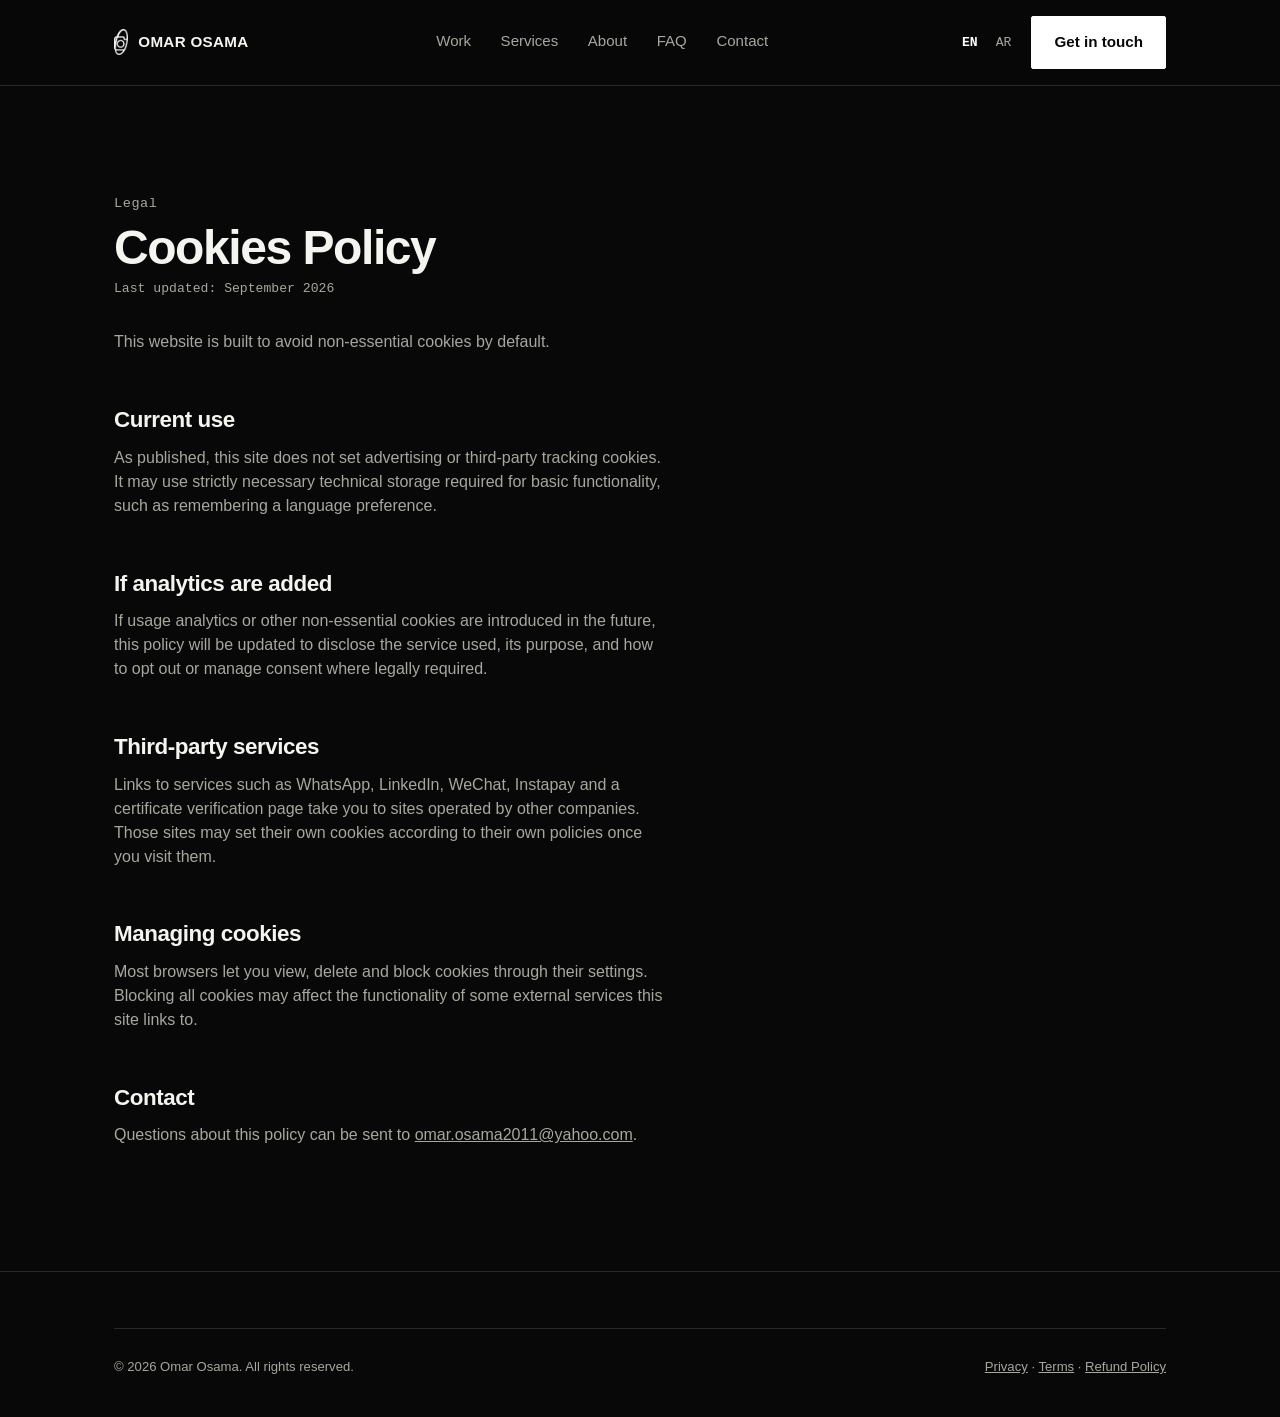
<file: cookies.html>
<!doctype html>
<html lang="en" dir="ltr">
<head>
<meta charset="utf-8">
<meta name="viewport" content="width=device-width, initial-scale=1">
<title>Cookies Policy — Omar Osama</title>
<meta name="description" content="How this website uses cookies, if at all.">
<meta name="theme-color" content="#080808">
<meta name="robots" content="noindex, follow">
<link rel="canonical" href="https://omarosama.com/cookies.html">
<link rel="icon" href="/favicon.ico" sizes="any">
<link rel="apple-touch-icon" href="/assets/apple-touch-icon.png">
<link rel="stylesheet" href="styles.css">
</head>
<body>
<a class="skip" href="#main">Skip to content</a>
<header>
  <div class="container nav">
    <a class="brand" href="/" aria-label="Omar Osama, home">
      <img src="assets/icon-white-sm.png" alt="" width="20" height="36">
      <span>OMAR OSAMA</span>
    </a>
    <nav class="primary-nav" aria-label="Primary">
      <a href="/#work">Work</a>
      <a href="/#services">Services</a>
      <a href="/#about">About</a>
      <a href="/#faq">FAQ</a>
      <a href="/#contact">Contact</a>
    </nav>
    <div class="nav-right">
      <div class="lang-switch" aria-label="Language">
        <a href="/cookies.html" aria-current="true" lang="en">EN</a>
        <a href="/ar/cookies.html" lang="ar">AR</a>
      </div>
      <a class="button" href="/#contact">Get in touch</a>
      <button class="menu-toggle" aria-label="Open menu" aria-expanded="false" aria-controls="primary-nav">
        <svg width="20" height="20" viewBox="0 0 20 20" fill="none" aria-hidden="true"><path d="M2 5h16M2 10h16M2 15h16" stroke="currentColor" stroke-width="1.6" stroke-linecap="round"/></svg>
      </button>
    </div>
  </div>
</header>

<main id="main">
  <div class="container">
    <span class="section-index frame-num">Legal</span>
    <h1 style="font-size:clamp(2rem,4vw,3rem); margin-bottom:8px;">Cookies Policy</h1>
    <span class="legal-updated">Last updated: September 2026</span>

    <div class="legal-body">
      <p>This website is built to avoid non-essential cookies by default.</p>

      <h2>Current use</h2>
      <p>As published, this site does not set advertising or third-party tracking cookies. It may use strictly necessary technical storage required for basic functionality, such as remembering a language preference.</p>

      <h2>If analytics are added</h2>
      <p>If usage analytics or other non-essential cookies are introduced in the future, this policy will be updated to disclose the service used, its purpose, and how to opt out or manage consent where legally required.</p>

      <h2>Third-party services</h2>
      <p>Links to services such as WhatsApp, LinkedIn, WeChat, Instapay and a certificate verification page take you to sites operated by other companies. Those sites may set their own cookies according to their own policies once you visit them.</p>

      <h2>Managing cookies</h2>
      <p>Most browsers let you view, delete and block cookies through their settings. Blocking all cookies may affect the functionality of some external services this site links to.</p>

      <h2>Contact</h2>
      <p>Questions about this policy can be sent to <a href="mailto:omar.osama2011@yahoo.com">omar.osama2011@yahoo.com</a>.</p>
    </div>
  </div>
</main>

<footer>
  <div class="container">
    <div class="footer-bottom">
      <span>© 2026 Omar Osama. All rights reserved.</span>
      <span><a href="privacy.html">Privacy</a> · <a href="terms.html">Terms</a> · <a href="refund.html">Refund Policy</a></span>
    </div>
  </div>
</footer>
<script src="script.js"></script>
</body>
</html>
</file>
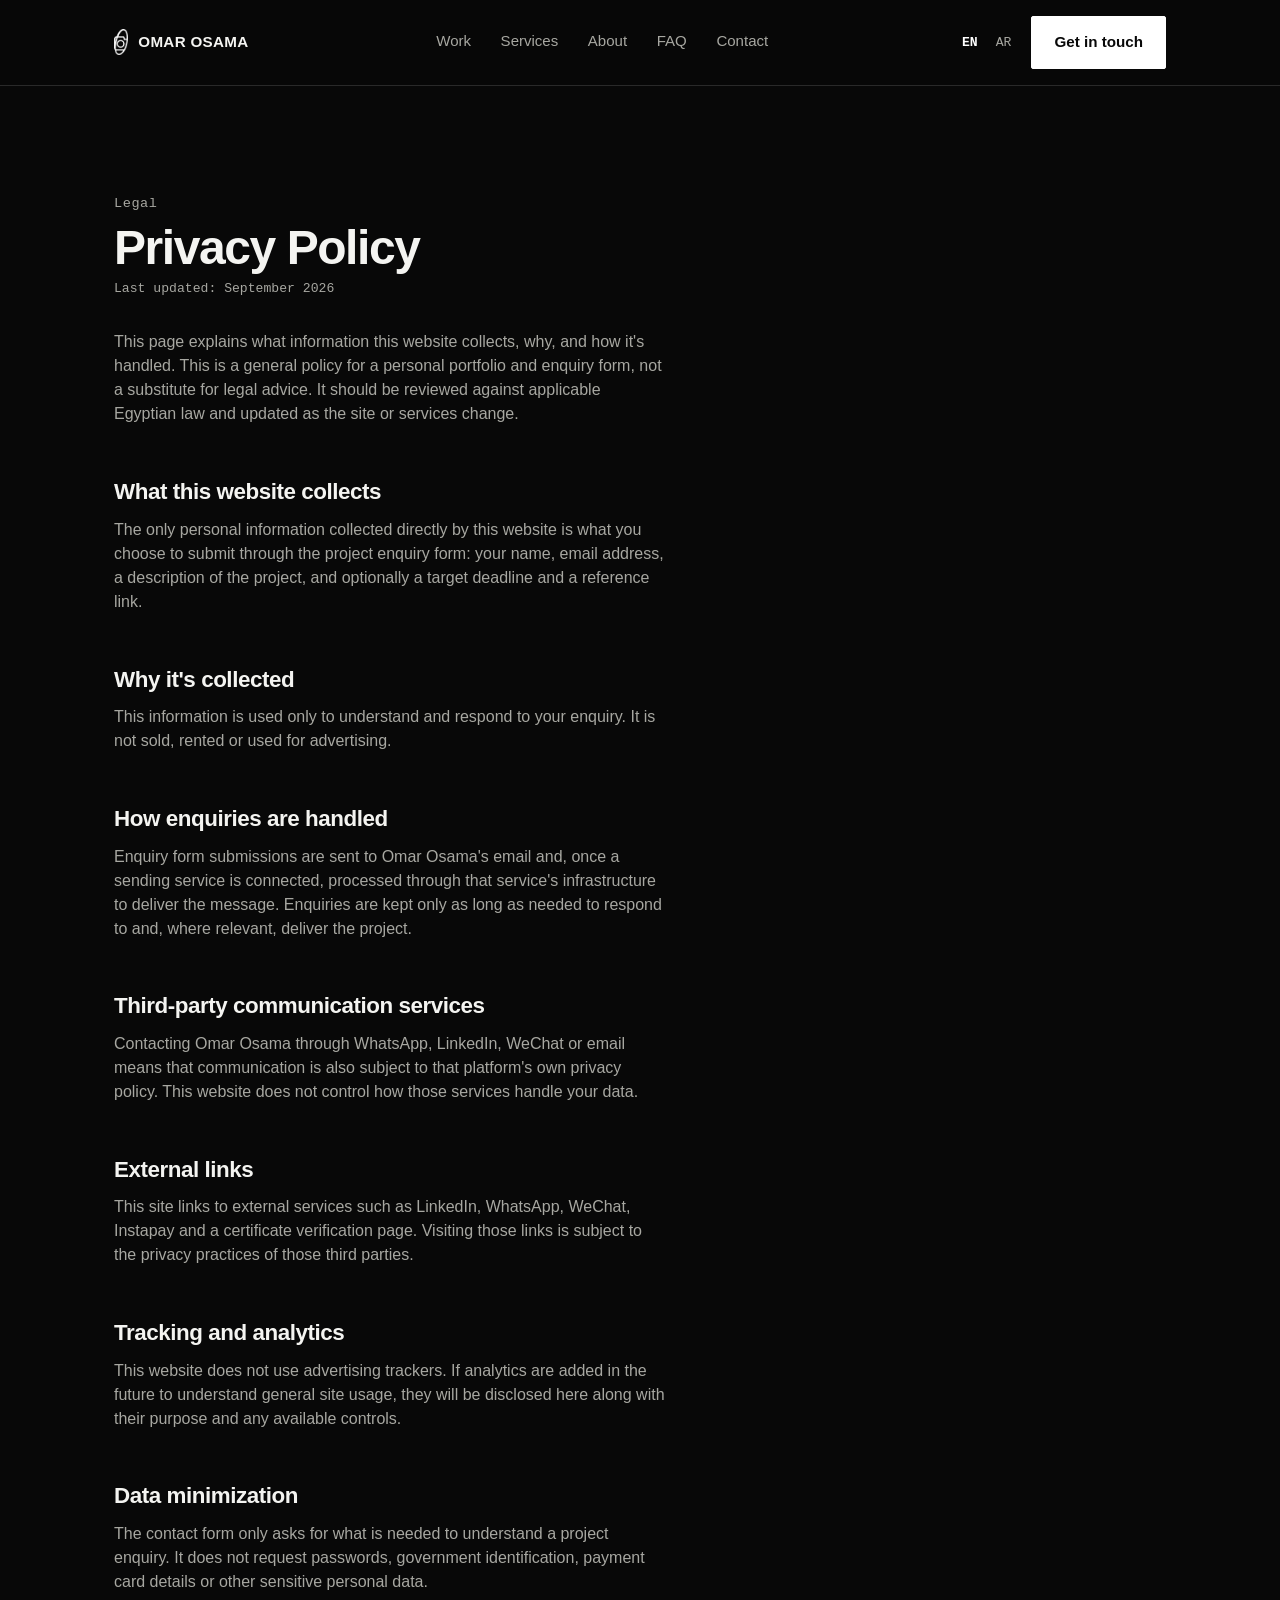
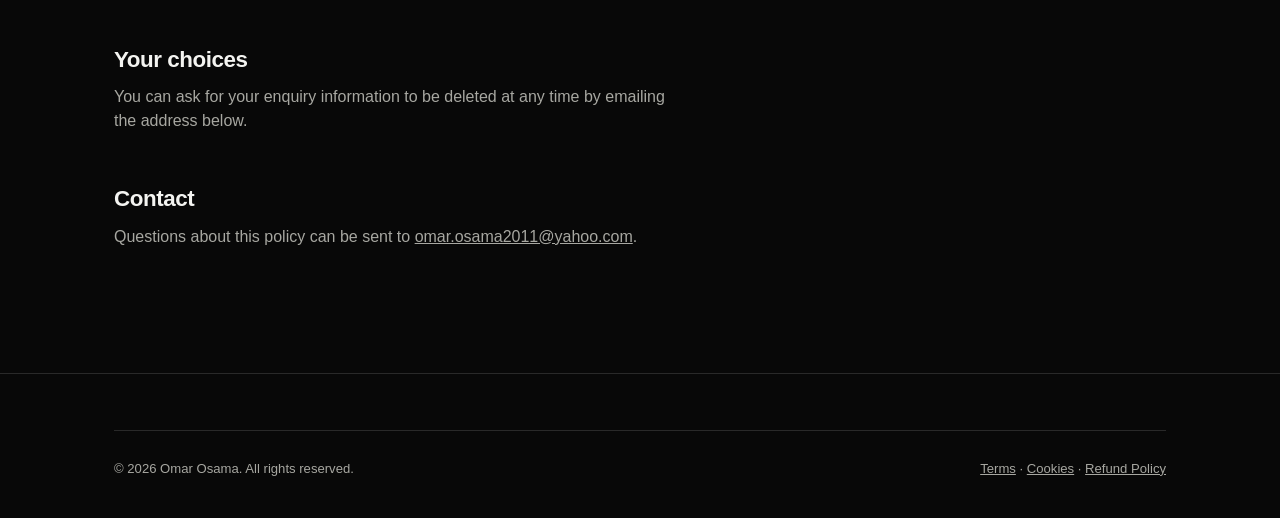
<file: privacy.html>
<!doctype html>
<html lang="en" dir="ltr">
<head>
<meta charset="utf-8">
<meta name="viewport" content="width=device-width, initial-scale=1">
<title>Privacy Policy — Omar Osama</title>
<meta name="description" content="How Omar Osama collects and handles information submitted through this website.">
<meta name="theme-color" content="#080808">
<meta name="robots" content="noindex, follow">
<link rel="canonical" href="https://omarosama.com/privacy.html">
<link rel="icon" href="/favicon.ico" sizes="any">
<link rel="apple-touch-icon" href="/assets/apple-touch-icon.png">
<link rel="stylesheet" href="styles.css">
</head>
<body>
<a class="skip" href="#main">Skip to content</a>
<header>
  <div class="container nav">
    <a class="brand" href="/" aria-label="Omar Osama, home">
      <img src="assets/icon-white-sm.png" alt="" width="20" height="36">
      <span>OMAR OSAMA</span>
    </a>
    <nav class="primary-nav" aria-label="Primary">
      <a href="/#work">Work</a>
      <a href="/#services">Services</a>
      <a href="/#about">About</a>
      <a href="/#faq">FAQ</a>
      <a href="/#contact">Contact</a>
    </nav>
    <div class="nav-right">
      <div class="lang-switch" aria-label="Language">
        <a href="/privacy.html" aria-current="true" lang="en">EN</a>
        <a href="/ar/privacy.html" lang="ar">AR</a>
      </div>
      <a class="button" href="/#contact">Get in touch</a>
      <button class="menu-toggle" aria-label="Open menu" aria-expanded="false" aria-controls="primary-nav">
        <svg width="20" height="20" viewBox="0 0 20 20" fill="none" aria-hidden="true"><path d="M2 5h16M2 10h16M2 15h16" stroke="currentColor" stroke-width="1.6" stroke-linecap="round"/></svg>
      </button>
    </div>
  </div>
</header>

<main id="main">
  <div class="container">
    <span class="section-index frame-num">Legal</span>
    <h1 style="font-size:clamp(2rem,4vw,3rem); margin-bottom:8px;">Privacy Policy</h1>
    <span class="legal-updated">Last updated: September 2026</span>

    <div class="legal-body">
      <p>This page explains what information this website collects, why, and how it's handled. This is a general policy for a personal portfolio and enquiry form, not a substitute for legal advice. It should be reviewed against applicable Egyptian law and updated as the site or services change.</p>

      <h2>What this website collects</h2>
      <p>The only personal information collected directly by this website is what you choose to submit through the project enquiry form: your name, email address, a description of the project, and optionally a target deadline and a reference link.</p>

      <h2>Why it's collected</h2>
      <p>This information is used only to understand and respond to your enquiry. It is not sold, rented or used for advertising.</p>

      <h2>How enquiries are handled</h2>
      <p>Enquiry form submissions are sent to Omar Osama's email and, once a sending service is connected, processed through that service's infrastructure to deliver the message. Enquiries are kept only as long as needed to respond to and, where relevant, deliver the project.</p>

      <h2>Third-party communication services</h2>
      <p>Contacting Omar Osama through WhatsApp, LinkedIn, WeChat or email means that communication is also subject to that platform's own privacy policy. This website does not control how those services handle your data.</p>

      <h2>External links</h2>
      <p>This site links to external services such as LinkedIn, WhatsApp, WeChat, Instapay and a certificate verification page. Visiting those links is subject to the privacy practices of those third parties.</p>

      <h2>Tracking and analytics</h2>
      <p>This website does not use advertising trackers. If analytics are added in the future to understand general site usage, they will be disclosed here along with their purpose and any available controls.</p>

      <h2>Data minimization</h2>
      <p>The contact form only asks for what is needed to understand a project enquiry. It does not request passwords, government identification, payment card details or other sensitive personal data.</p>

      <h2>Your choices</h2>
      <p>You can ask for your enquiry information to be deleted at any time by emailing the address below.</p>

      <h2>Contact</h2>
      <p>Questions about this policy can be sent to <a href="mailto:omar.osama2011@yahoo.com">omar.osama2011@yahoo.com</a>.</p>
    </div>
  </div>
</main>

<footer>
  <div class="container">
    <div class="footer-bottom">
      <span>© 2026 Omar Osama. All rights reserved.</span>
      <span><a href="terms.html">Terms</a> · <a href="cookies.html">Cookies</a> · <a href="refund.html">Refund Policy</a></span>
    </div>
  </div>
</footer>
<script src="script.js"></script>
</body>
</html>
</file>
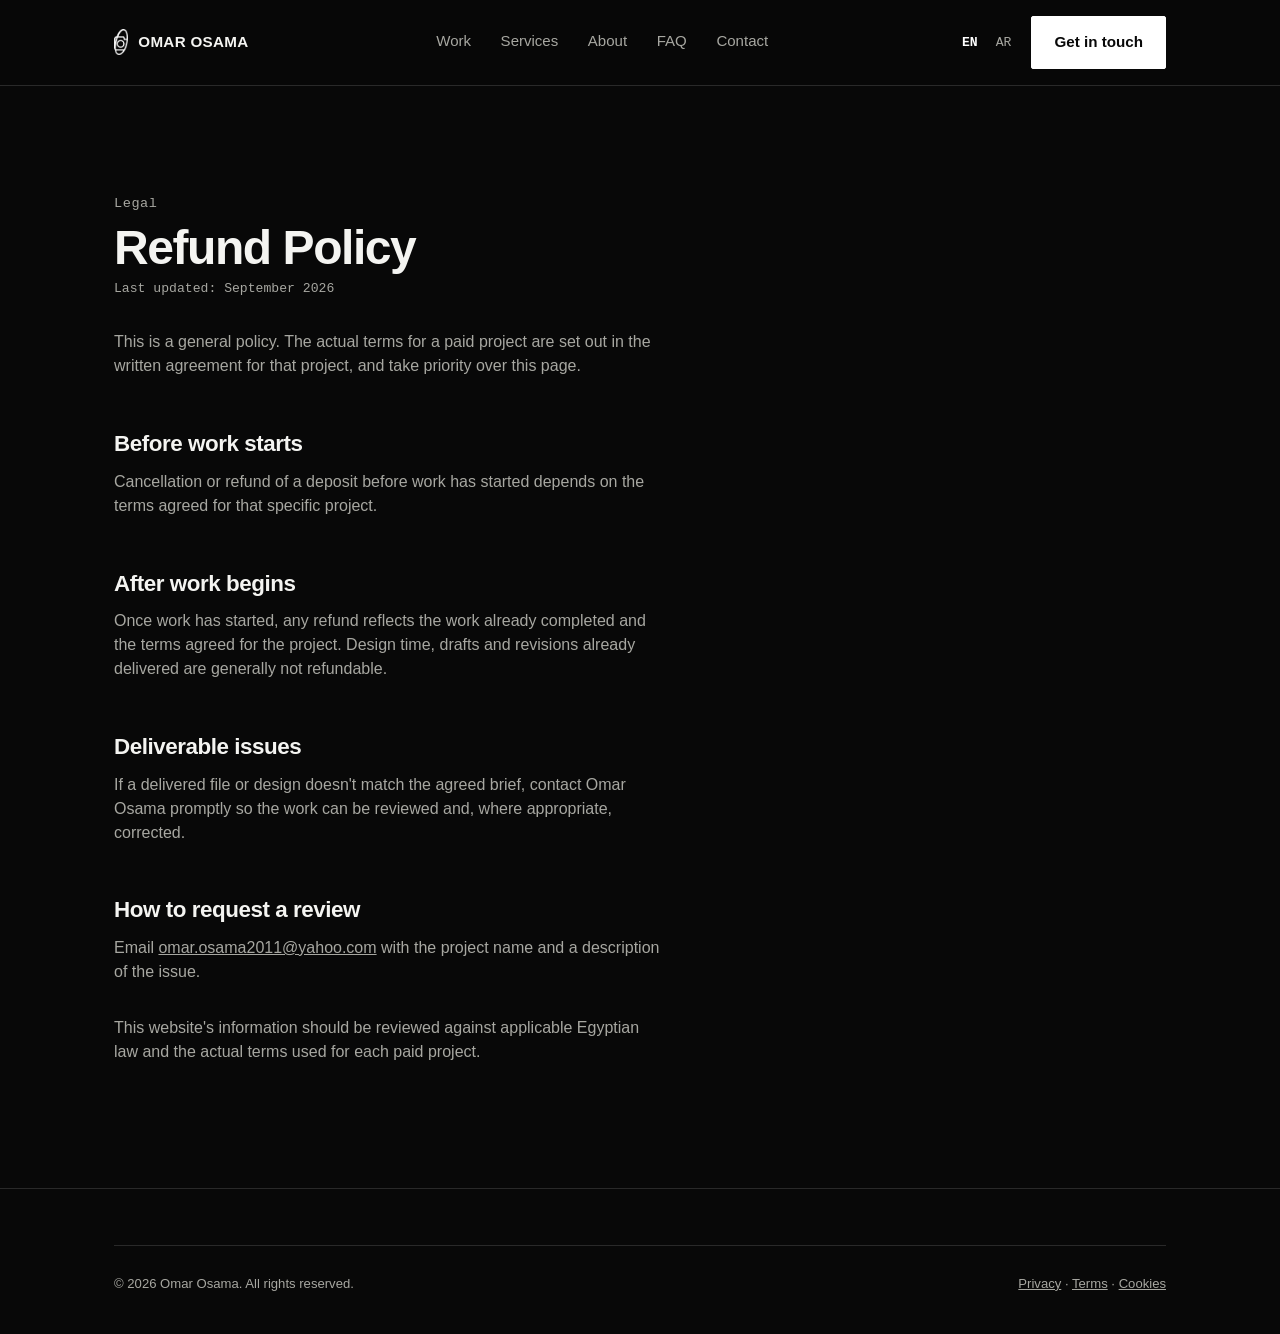
<file: refund.html>
<!doctype html>
<html lang="en" dir="ltr">
<head>
<meta charset="utf-8">
<meta name="viewport" content="width=device-width, initial-scale=1">
<title>Refund Policy — Omar Osama</title>
<meta name="description" content="General refund policy for design projects.">
<meta name="theme-color" content="#080808">
<meta name="robots" content="noindex, follow">
<link rel="canonical" href="https://omarosama.com/refund.html">
<link rel="icon" href="/favicon.ico" sizes="any">
<link rel="apple-touch-icon" href="/assets/apple-touch-icon.png">
<link rel="stylesheet" href="styles.css">
</head>
<body>
<a class="skip" href="#main">Skip to content</a>
<header>
  <div class="container nav">
    <a class="brand" href="/" aria-label="Omar Osama, home">
      <img src="assets/icon-white-sm.png" alt="" width="20" height="36">
      <span>OMAR OSAMA</span>
    </a>
    <nav class="primary-nav" aria-label="Primary">
      <a href="/#work">Work</a>
      <a href="/#services">Services</a>
      <a href="/#about">About</a>
      <a href="/#faq">FAQ</a>
      <a href="/#contact">Contact</a>
    </nav>
    <div class="nav-right">
      <div class="lang-switch" aria-label="Language">
        <a href="/refund.html" aria-current="true" lang="en">EN</a>
        <a href="/ar/refund.html" lang="ar">AR</a>
      </div>
      <a class="button" href="/#contact">Get in touch</a>
      <button class="menu-toggle" aria-label="Open menu" aria-expanded="false" aria-controls="primary-nav">
        <svg width="20" height="20" viewBox="0 0 20 20" fill="none" aria-hidden="true"><path d="M2 5h16M2 10h16M2 15h16" stroke="currentColor" stroke-width="1.6" stroke-linecap="round"/></svg>
      </button>
    </div>
  </div>
</header>

<main id="main">
  <div class="container">
    <span class="section-index frame-num">Legal</span>
    <h1 style="font-size:clamp(2rem,4vw,3rem); margin-bottom:8px;">Refund Policy</h1>
    <span class="legal-updated">Last updated: September 2026</span>

    <div class="legal-body">
      <p>This is a general policy. The actual terms for a paid project are set out in the written agreement for that project, and take priority over this page.</p>

      <h2>Before work starts</h2>
      <p>Cancellation or refund of a deposit before work has started depends on the terms agreed for that specific project.</p>

      <h2>After work begins</h2>
      <p>Once work has started, any refund reflects the work already completed and the terms agreed for the project. Design time, drafts and revisions already delivered are generally not refundable.</p>

      <h2>Deliverable issues</h2>
      <p>If a delivered file or design doesn't match the agreed brief, contact Omar Osama promptly so the work can be reviewed and, where appropriate, corrected.</p>

      <h2>How to request a review</h2>
      <p>Email <a href="mailto:omar.osama2011@yahoo.com">omar.osama2011@yahoo.com</a> with the project name and a description of the issue.</p>

      <p style="margin-top:2em;">This website's information should be reviewed against applicable Egyptian law and the actual terms used for each paid project.</p>
    </div>
  </div>
</main>

<footer>
  <div class="container">
    <div class="footer-bottom">
      <span>© 2026 Omar Osama. All rights reserved.</span>
      <span><a href="privacy.html">Privacy</a> · <a href="terms.html">Terms</a> · <a href="cookies.html">Cookies</a></span>
    </div>
  </div>
</footer>
<script src="script.js"></script>
</body>
</html>
</file>
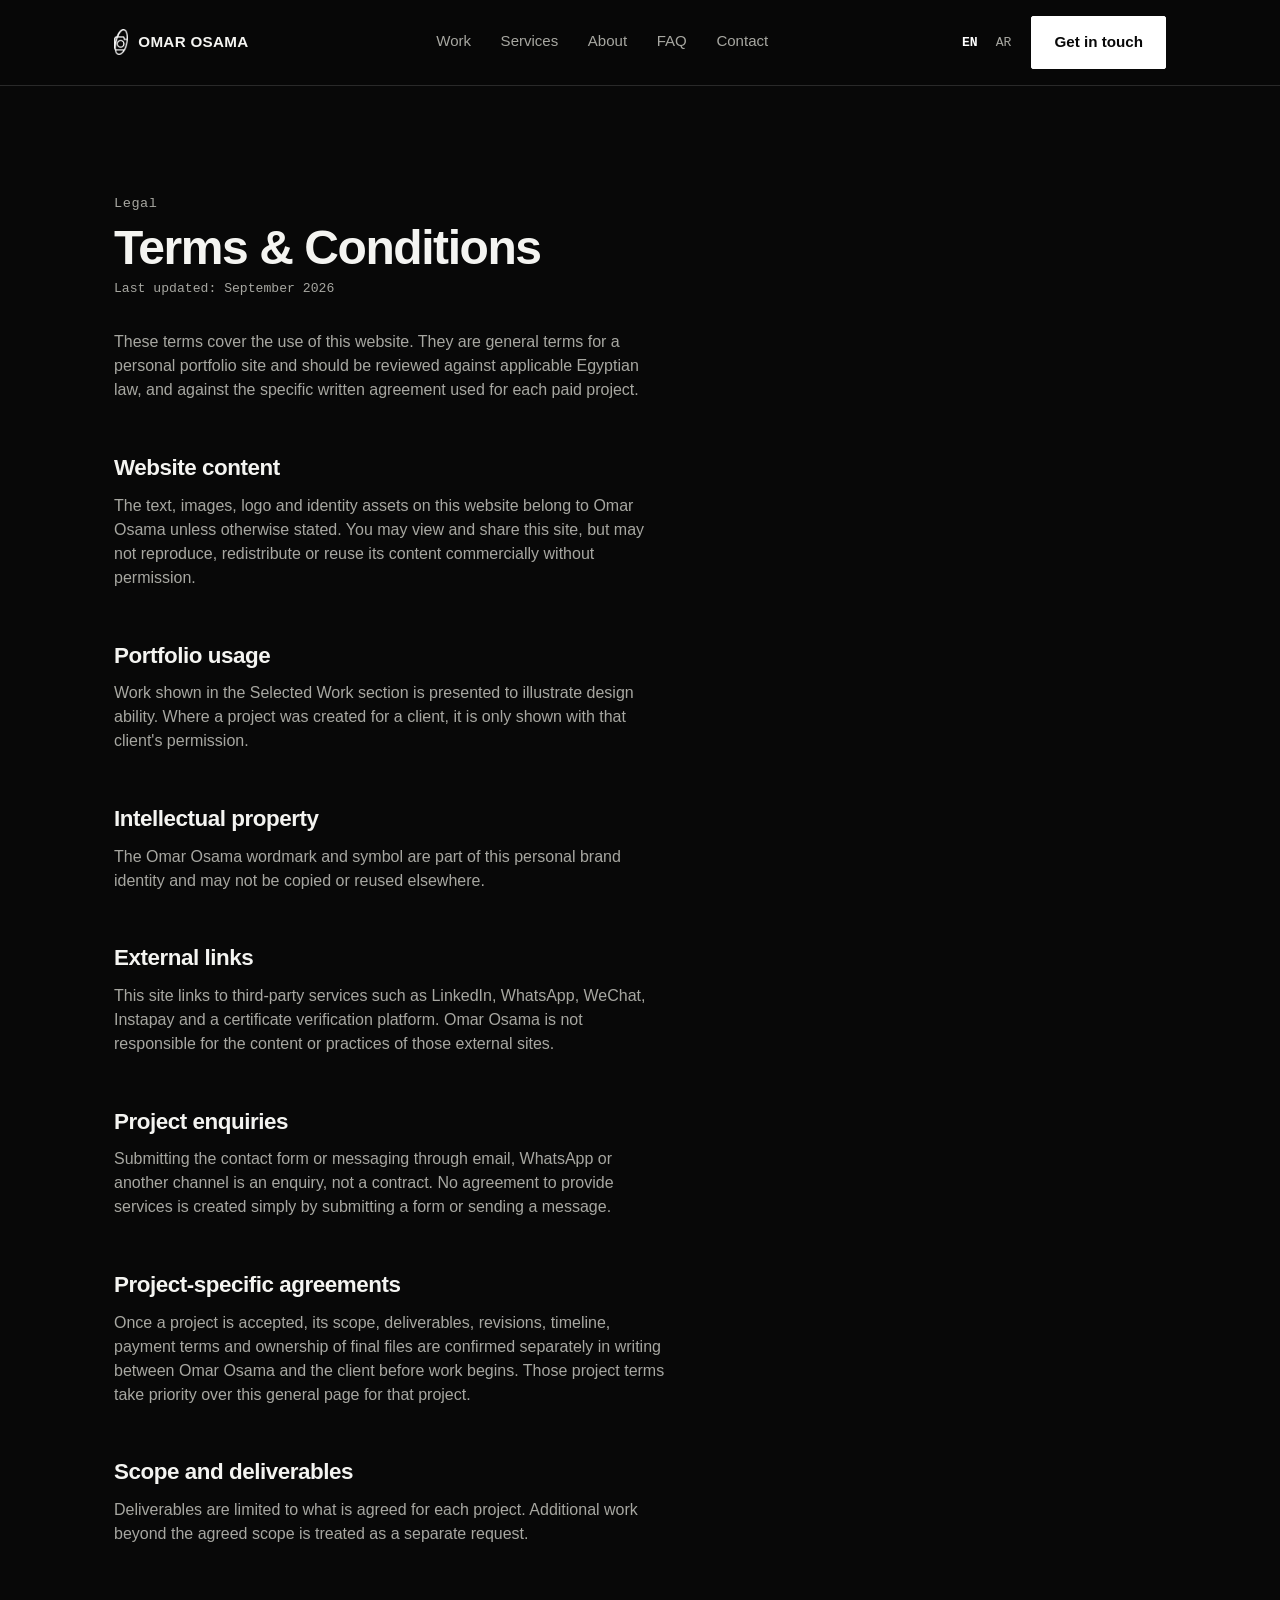
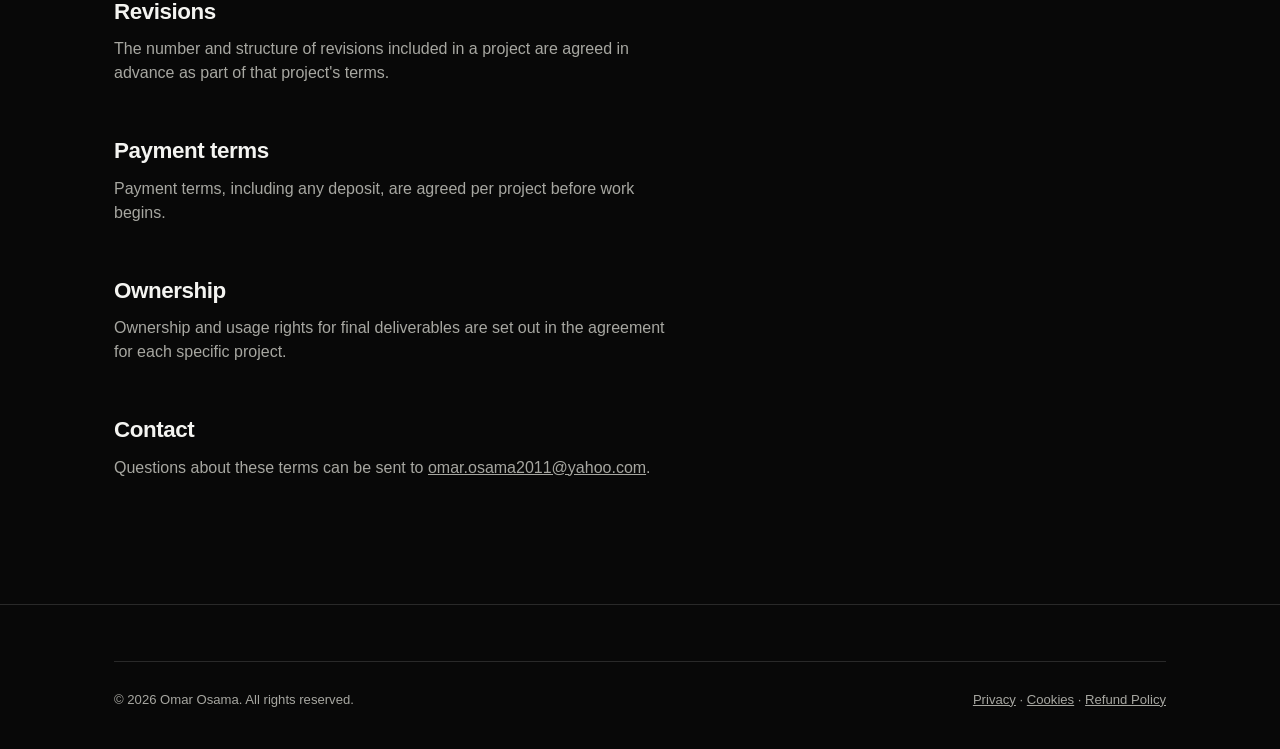
<file: terms.html>
<!doctype html>
<html lang="en" dir="ltr">
<head>
<meta charset="utf-8">
<meta name="viewport" content="width=device-width, initial-scale=1">
<title>Terms &amp; Conditions — Omar Osama</title>
<meta name="description" content="Terms of use for the Omar Osama portfolio website.">
<meta name="theme-color" content="#080808">
<meta name="robots" content="noindex, follow">
<link rel="canonical" href="https://omarosama.com/terms.html">
<link rel="icon" href="/favicon.ico" sizes="any">
<link rel="apple-touch-icon" href="/assets/apple-touch-icon.png">
<link rel="stylesheet" href="styles.css">
</head>
<body>
<a class="skip" href="#main">Skip to content</a>
<header>
  <div class="container nav">
    <a class="brand" href="/" aria-label="Omar Osama, home">
      <img src="assets/icon-white-sm.png" alt="" width="20" height="36">
      <span>OMAR OSAMA</span>
    </a>
    <nav class="primary-nav" aria-label="Primary">
      <a href="/#work">Work</a>
      <a href="/#services">Services</a>
      <a href="/#about">About</a>
      <a href="/#faq">FAQ</a>
      <a href="/#contact">Contact</a>
    </nav>
    <div class="nav-right">
      <div class="lang-switch" aria-label="Language">
        <a href="/terms.html" aria-current="true" lang="en">EN</a>
        <a href="/ar/terms.html" lang="ar">AR</a>
      </div>
      <a class="button" href="/#contact">Get in touch</a>
      <button class="menu-toggle" aria-label="Open menu" aria-expanded="false" aria-controls="primary-nav">
        <svg width="20" height="20" viewBox="0 0 20 20" fill="none" aria-hidden="true"><path d="M2 5h16M2 10h16M2 15h16" stroke="currentColor" stroke-width="1.6" stroke-linecap="round"/></svg>
      </button>
    </div>
  </div>
</header>

<main id="main">
  <div class="container">
    <span class="section-index frame-num">Legal</span>
    <h1 style="font-size:clamp(2rem,4vw,3rem); margin-bottom:8px;">Terms &amp; Conditions</h1>
    <span class="legal-updated">Last updated: September 2026</span>

    <div class="legal-body">
      <p>These terms cover the use of this website. They are general terms for a personal portfolio site and should be reviewed against applicable Egyptian law, and against the specific written agreement used for each paid project.</p>

      <h2>Website content</h2>
      <p>The text, images, logo and identity assets on this website belong to Omar Osama unless otherwise stated. You may view and share this site, but may not reproduce, redistribute or reuse its content commercially without permission.</p>

      <h2>Portfolio usage</h2>
      <p>Work shown in the Selected Work section is presented to illustrate design ability. Where a project was created for a client, it is only shown with that client's permission.</p>

      <h2>Intellectual property</h2>
      <p>The Omar Osama wordmark and symbol are part of this personal brand identity and may not be copied or reused elsewhere.</p>

      <h2>External links</h2>
      <p>This site links to third-party services such as LinkedIn, WhatsApp, WeChat, Instapay and a certificate verification platform. Omar Osama is not responsible for the content or practices of those external sites.</p>

      <h2>Project enquiries</h2>
      <p>Submitting the contact form or messaging through email, WhatsApp or another channel is an enquiry, not a contract. No agreement to provide services is created simply by submitting a form or sending a message.</p>

      <h2>Project-specific agreements</h2>
      <p>Once a project is accepted, its scope, deliverables, revisions, timeline, payment terms and ownership of final files are confirmed separately in writing between Omar Osama and the client before work begins. Those project terms take priority over this general page for that project.</p>

      <h2>Scope and deliverables</h2>
      <p>Deliverables are limited to what is agreed for each project. Additional work beyond the agreed scope is treated as a separate request.</p>

      <h2>Revisions</h2>
      <p>The number and structure of revisions included in a project are agreed in advance as part of that project's terms.</p>

      <h2>Payment terms</h2>
      <p>Payment terms, including any deposit, are agreed per project before work begins.</p>

      <h2>Ownership</h2>
      <p>Ownership and usage rights for final deliverables are set out in the agreement for each specific project.</p>

      <h2>Contact</h2>
      <p>Questions about these terms can be sent to <a href="mailto:omar.osama2011@yahoo.com">omar.osama2011@yahoo.com</a>.</p>
    </div>
  </div>
</main>

<footer>
  <div class="container">
    <div class="footer-bottom">
      <span>© 2026 Omar Osama. All rights reserved.</span>
      <span><a href="privacy.html">Privacy</a> · <a href="cookies.html">Cookies</a> · <a href="refund.html">Refund Policy</a></span>
    </div>
  </div>
</footer>
<script src="script.js"></script>
</body>
</html>
</file>
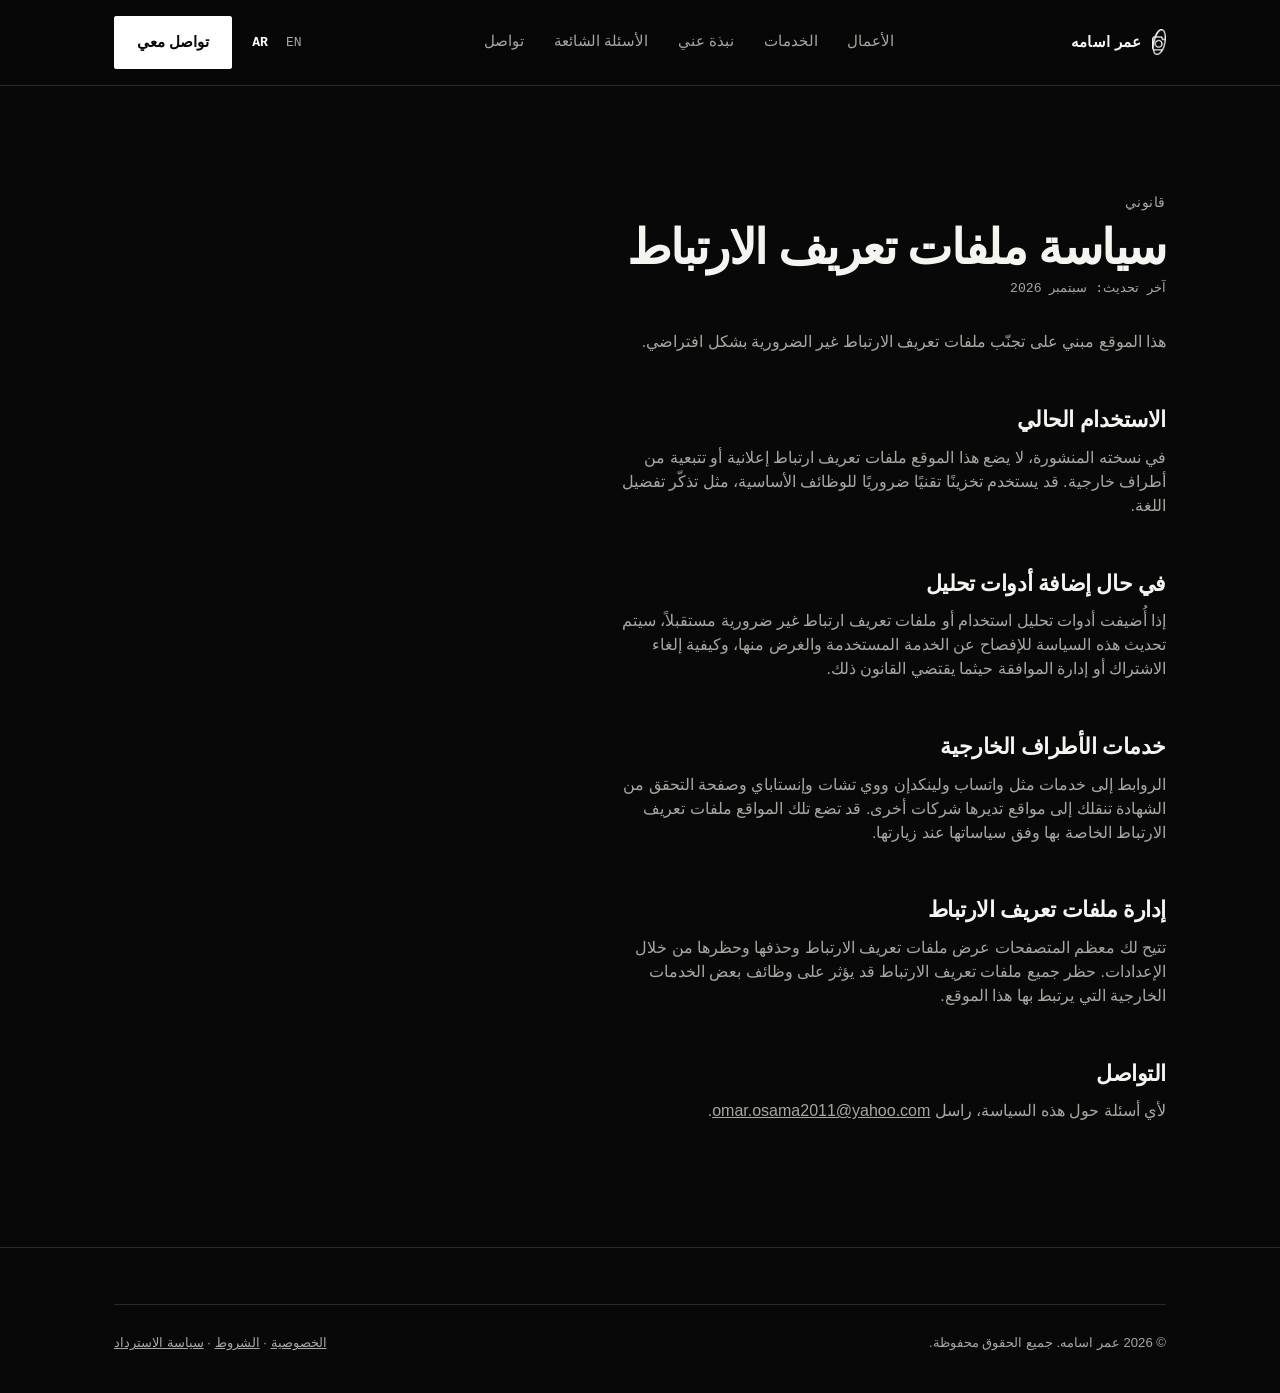
<file: ar/cookies.html>
<!doctype html>
<html lang="ar" dir="rtl">
<head>
<meta charset="utf-8">
<meta name="viewport" content="width=device-width, initial-scale=1">
<title>سياسة ملفات تعريف الارتباط — عمر اسامه</title>
<meta name="description" content="كيفية استخدام هذا الموقع لملفات تعريف الارتباط، إن وُجدت.">
<meta name="theme-color" content="#080808">
<meta name="robots" content="noindex, follow">
<link rel="canonical" href="https://omarosama.com/ar/cookies.html">
<link rel="icon" href="/favicon.ico" sizes="any">
<link rel="apple-touch-icon" href="/assets/apple-touch-icon.png">
<link rel="stylesheet" href="../styles.css">
</head>
<body>
<a class="skip" href="#main">تخطَّ إلى المحتوى</a>
<header>
  <div class="container nav">
    <a class="brand" href="/ar/" aria-label="عمر اسامه، الصفحة الرئيسية">
      <img src="../assets/icon-white-sm.png" alt="" width="20" height="36">
      <span>عمر اسامه</span>
    </a>
    <nav class="primary-nav" aria-label="التنقل الرئيسي">
      <a href="/ar/#work">الأعمال</a>
      <a href="/ar/#services">الخدمات</a>
      <a href="/ar/#about">نبذة عني</a>
      <a href="/ar/#faq">الأسئلة الشائعة</a>
      <a href="/ar/#contact">تواصل</a>
    </nav>
    <div class="nav-right">
      <div class="lang-switch" aria-label="اللغة">
        <a href="/cookies.html" lang="en">EN</a>
        <a href="/ar/cookies.html" aria-current="true" lang="ar">AR</a>
      </div>
      <a class="button" href="/ar/#contact">تواصل معي</a>
      <button class="menu-toggle" aria-label="فتح القائمة" aria-expanded="false" aria-controls="primary-nav">
        <svg width="20" height="20" viewBox="0 0 20 20" fill="none" aria-hidden="true"><path d="M2 5h16M2 10h16M2 15h16" stroke="currentColor" stroke-width="1.6" stroke-linecap="round"/></svg>
      </button>
    </div>
  </div>
</header>

<main id="main">
  <div class="container">
    <span class="section-index frame-num">قانوني</span>
    <h1 style="font-size:clamp(2rem,4vw,3rem); margin-bottom:8px;">سياسة ملفات تعريف الارتباط</h1>
    <span class="legal-updated">آخر تحديث: سبتمبر 2026</span>

    <div class="legal-body">
      <p>هذا الموقع مبني على تجنّب ملفات تعريف الارتباط غير الضرورية بشكل افتراضي.</p>

      <h2>الاستخدام الحالي</h2>
      <p>في نسخته المنشورة، لا يضع هذا الموقع ملفات تعريف ارتباط إعلانية أو تتبعية من أطراف خارجية. قد يستخدم تخزينًا تقنيًا ضروريًا للوظائف الأساسية، مثل تذكّر تفضيل اللغة.</p>

      <h2>في حال إضافة أدوات تحليل</h2>
      <p>إذا أُضيفت أدوات تحليل استخدام أو ملفات تعريف ارتباط غير ضرورية مستقبلاً، سيتم تحديث هذه السياسة للإفصاح عن الخدمة المستخدمة والغرض منها، وكيفية إلغاء الاشتراك أو إدارة الموافقة حيثما يقتضي القانون ذلك.</p>

      <h2>خدمات الأطراف الخارجية</h2>
      <p>الروابط إلى خدمات مثل واتساب ولينكدإن ووي تشات وإنستاباي وصفحة التحقق من الشهادة تنقلك إلى مواقع تديرها شركات أخرى. قد تضع تلك المواقع ملفات تعريف الارتباط الخاصة بها وفق سياساتها عند زيارتها.</p>

      <h2>إدارة ملفات تعريف الارتباط</h2>
      <p>تتيح لك معظم المتصفحات عرض ملفات تعريف الارتباط وحذفها وحظرها من خلال الإعدادات. حظر جميع ملفات تعريف الارتباط قد يؤثر على وظائف بعض الخدمات الخارجية التي يرتبط بها هذا الموقع.</p>

      <h2>التواصل</h2>
      <p>لأي أسئلة حول هذه السياسة، راسل <a href="mailto:omar.osama2011@yahoo.com">omar.osama2011@yahoo.com</a>.</p>
    </div>
  </div>
</main>

<footer>
  <div class="container">
    <div class="footer-bottom">
      <span>© 2026 عمر اسامه. جميع الحقوق محفوظة.</span>
      <span><a href="privacy.html">الخصوصية</a> · <a href="terms.html">الشروط</a> · <a href="refund.html">سياسة الاسترداد</a></span>
    </div>
  </div>
</footer>
<script src="../script.js"></script>
</body>
</html>
</file>
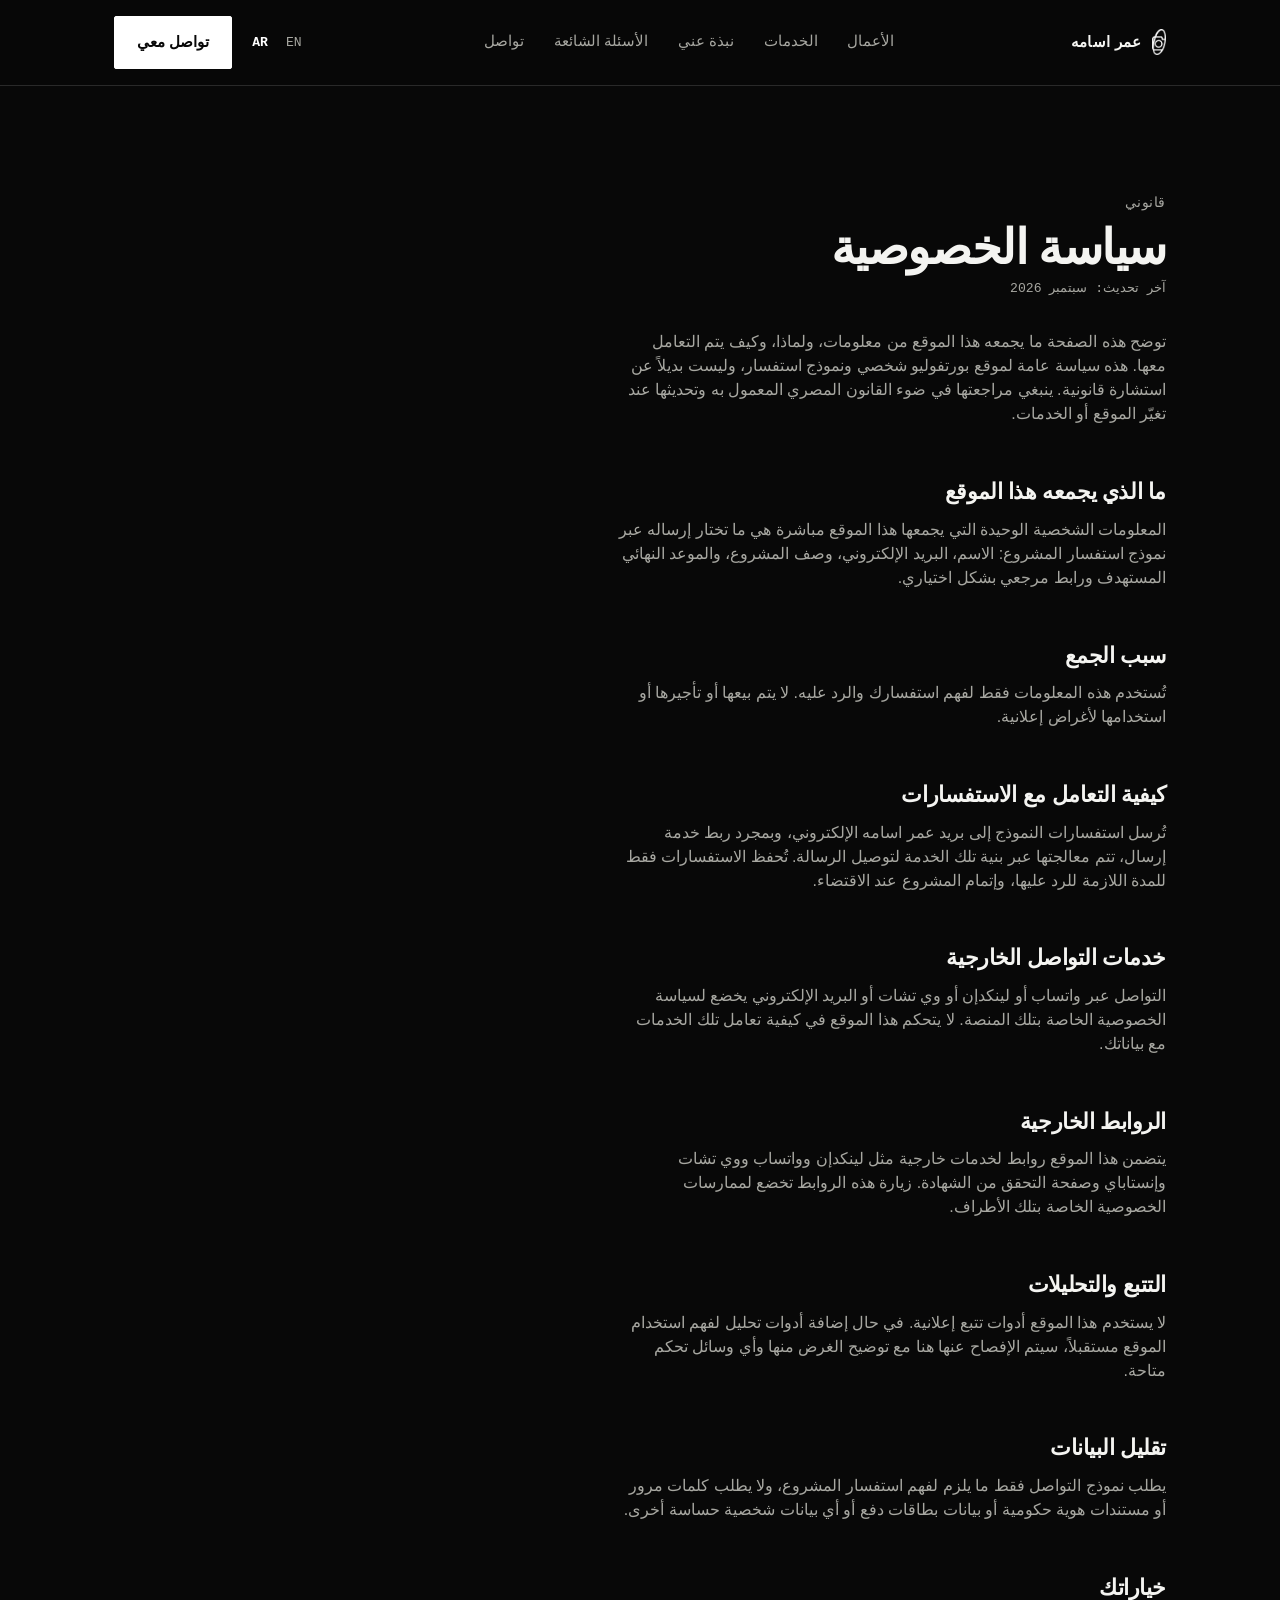
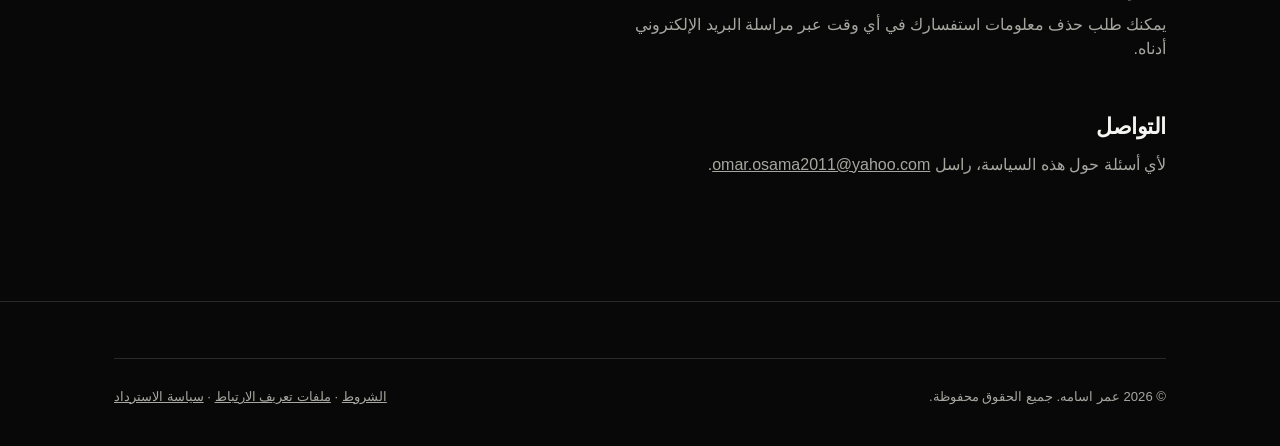
<file: ar/privacy.html>
<!doctype html>
<html lang="ar" dir="rtl">
<head>
<meta charset="utf-8">
<meta name="viewport" content="width=device-width, initial-scale=1">
<title>سياسة الخصوصية — عمر اسامه</title>
<meta name="description" content="كيفية جمع عمر اسامه للمعلومات المُرسلة عبر هذا الموقع والتعامل معها.">
<meta name="theme-color" content="#080808">
<meta name="robots" content="noindex, follow">
<link rel="canonical" href="https://omarosama.com/ar/privacy.html">
<link rel="icon" href="/favicon.ico" sizes="any">
<link rel="apple-touch-icon" href="/assets/apple-touch-icon.png">
<link rel="stylesheet" href="../styles.css">
</head>
<body>
<a class="skip" href="#main">تخطَّ إلى المحتوى</a>
<header>
  <div class="container nav">
    <a class="brand" href="/ar/" aria-label="عمر اسامه، الصفحة الرئيسية">
      <img src="../assets/icon-white-sm.png" alt="" width="20" height="36">
      <span>عمر اسامه</span>
    </a>
    <nav class="primary-nav" aria-label="التنقل الرئيسي">
      <a href="/ar/#work">الأعمال</a>
      <a href="/ar/#services">الخدمات</a>
      <a href="/ar/#about">نبذة عني</a>
      <a href="/ar/#faq">الأسئلة الشائعة</a>
      <a href="/ar/#contact">تواصل</a>
    </nav>
    <div class="nav-right">
      <div class="lang-switch" aria-label="اللغة">
        <a href="/privacy.html" lang="en">EN</a>
        <a href="/ar/privacy.html" aria-current="true" lang="ar">AR</a>
      </div>
      <a class="button" href="/ar/#contact">تواصل معي</a>
      <button class="menu-toggle" aria-label="فتح القائمة" aria-expanded="false" aria-controls="primary-nav">
        <svg width="20" height="20" viewBox="0 0 20 20" fill="none" aria-hidden="true"><path d="M2 5h16M2 10h16M2 15h16" stroke="currentColor" stroke-width="1.6" stroke-linecap="round"/></svg>
      </button>
    </div>
  </div>
</header>

<main id="main">
  <div class="container">
    <span class="section-index frame-num">قانوني</span>
    <h1 style="font-size:clamp(2rem,4vw,3rem); margin-bottom:8px;">سياسة الخصوصية</h1>
    <span class="legal-updated">آخر تحديث: سبتمبر 2026</span>

    <div class="legal-body">
      <p>توضح هذه الصفحة ما يجمعه هذا الموقع من معلومات، ولماذا، وكيف يتم التعامل معها. هذه سياسة عامة لموقع بورتفوليو شخصي ونموذج استفسار، وليست بديلاً عن استشارة قانونية. ينبغي مراجعتها في ضوء القانون المصري المعمول به وتحديثها عند تغيّر الموقع أو الخدمات.</p>

      <h2>ما الذي يجمعه هذا الموقع</h2>
      <p>المعلومات الشخصية الوحيدة التي يجمعها هذا الموقع مباشرة هي ما تختار إرساله عبر نموذج استفسار المشروع: الاسم، البريد الإلكتروني، وصف المشروع، والموعد النهائي المستهدف ورابط مرجعي بشكل اختياري.</p>

      <h2>سبب الجمع</h2>
      <p>تُستخدم هذه المعلومات فقط لفهم استفسارك والرد عليه. لا يتم بيعها أو تأجيرها أو استخدامها لأغراض إعلانية.</p>

      <h2>كيفية التعامل مع الاستفسارات</h2>
      <p>تُرسل استفسارات النموذج إلى بريد عمر اسامه الإلكتروني، وبمجرد ربط خدمة إرسال، تتم معالجتها عبر بنية تلك الخدمة لتوصيل الرسالة. تُحفظ الاستفسارات فقط للمدة اللازمة للرد عليها، وإتمام المشروع عند الاقتضاء.</p>

      <h2>خدمات التواصل الخارجية</h2>
      <p>التواصل عبر واتساب أو لينكدإن أو وي تشات أو البريد الإلكتروني يخضع لسياسة الخصوصية الخاصة بتلك المنصة. لا يتحكم هذا الموقع في كيفية تعامل تلك الخدمات مع بياناتك.</p>

      <h2>الروابط الخارجية</h2>
      <p>يتضمن هذا الموقع روابط لخدمات خارجية مثل لينكدإن وواتساب ووي تشات وإنستاباي وصفحة التحقق من الشهادة. زيارة هذه الروابط تخضع لممارسات الخصوصية الخاصة بتلك الأطراف.</p>

      <h2>التتبع والتحليلات</h2>
      <p>لا يستخدم هذا الموقع أدوات تتبع إعلانية. في حال إضافة أدوات تحليل لفهم استخدام الموقع مستقبلاً، سيتم الإفصاح عنها هنا مع توضيح الغرض منها وأي وسائل تحكم متاحة.</p>

      <h2>تقليل البيانات</h2>
      <p>يطلب نموذج التواصل فقط ما يلزم لفهم استفسار المشروع، ولا يطلب كلمات مرور أو مستندات هوية حكومية أو بيانات بطاقات دفع أو أي بيانات شخصية حساسة أخرى.</p>

      <h2>خياراتك</h2>
      <p>يمكنك طلب حذف معلومات استفسارك في أي وقت عبر مراسلة البريد الإلكتروني أدناه.</p>

      <h2>التواصل</h2>
      <p>لأي أسئلة حول هذه السياسة، راسل <a href="mailto:omar.osama2011@yahoo.com">omar.osama2011@yahoo.com</a>.</p>
    </div>
  </div>
</main>

<footer>
  <div class="container">
    <div class="footer-bottom">
      <span>© 2026 عمر اسامه. جميع الحقوق محفوظة.</span>
      <span><a href="terms.html">الشروط</a> · <a href="cookies.html">ملفات تعريف الارتباط</a> · <a href="refund.html">سياسة الاسترداد</a></span>
    </div>
  </div>
</footer>
<script src="../script.js"></script>
</body>
</html>
</file>
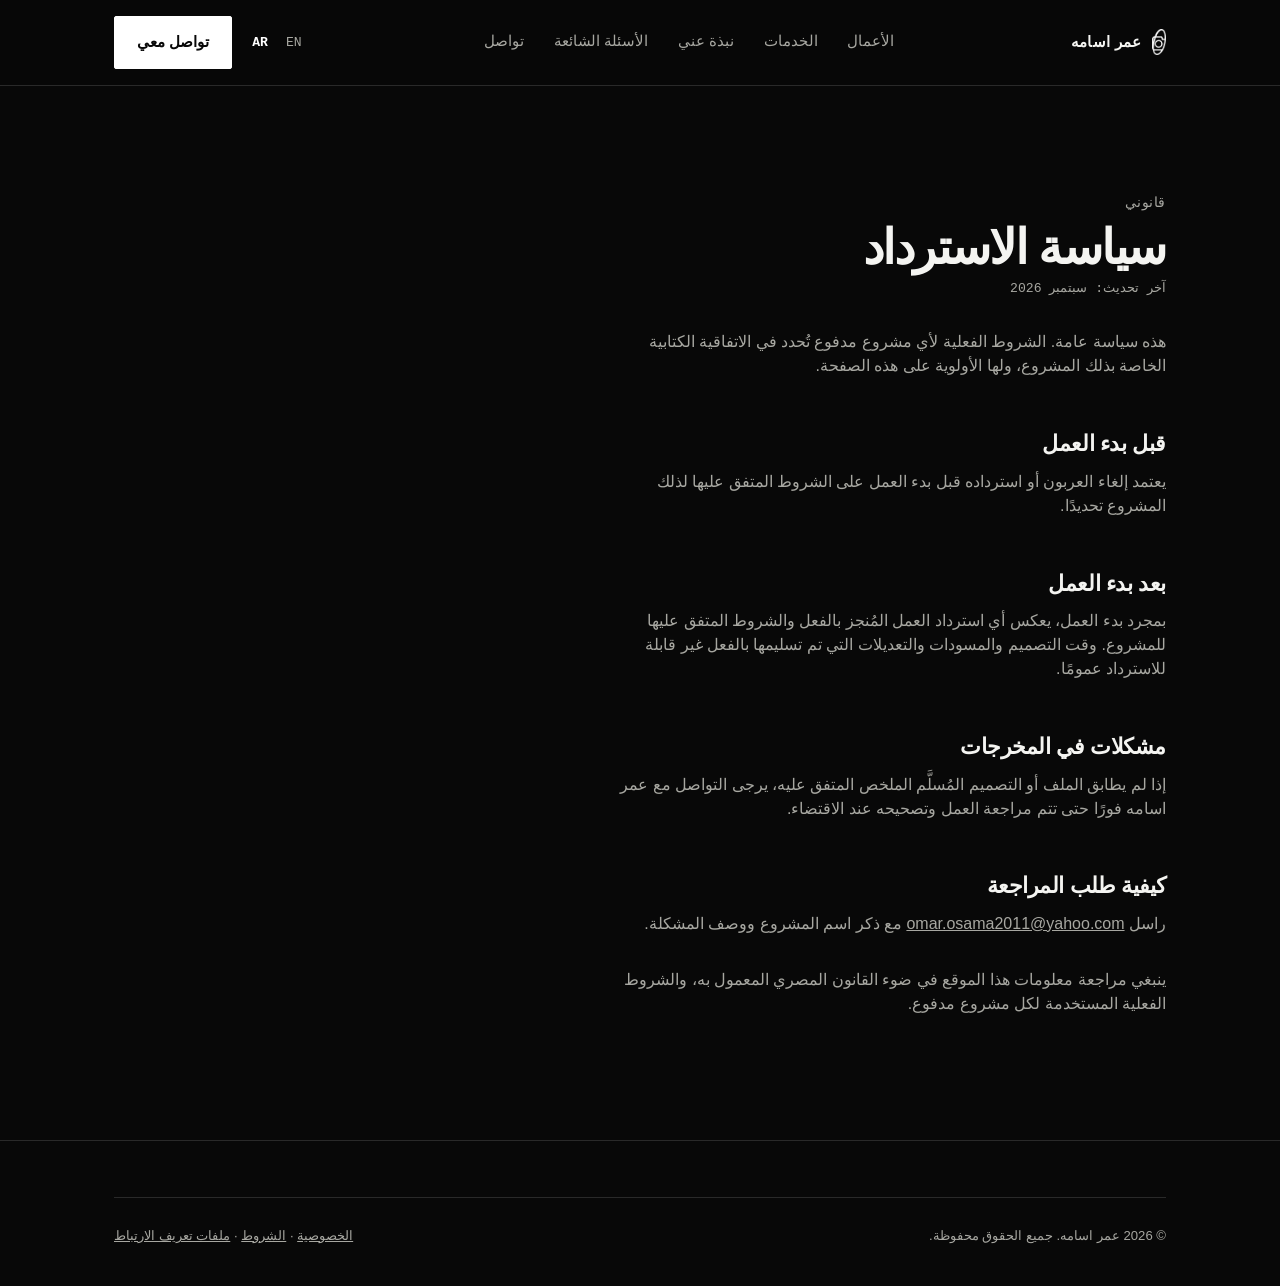
<file: ar/refund.html>
<!doctype html>
<html lang="ar" dir="rtl">
<head>
<meta charset="utf-8">
<meta name="viewport" content="width=device-width, initial-scale=1">
<title>سياسة الاسترداد — عمر اسامه</title>
<meta name="description" content="سياسة عامة للاسترداد الخاصة بمشاريع التصميم.">
<meta name="theme-color" content="#080808">
<meta name="robots" content="noindex, follow">
<link rel="canonical" href="https://omarosama.com/ar/refund.html">
<link rel="icon" href="/favicon.ico" sizes="any">
<link rel="apple-touch-icon" href="/assets/apple-touch-icon.png">
<link rel="stylesheet" href="../styles.css">
</head>
<body>
<a class="skip" href="#main">تخطَّ إلى المحتوى</a>
<header>
  <div class="container nav">
    <a class="brand" href="/ar/" aria-label="عمر اسامه، الصفحة الرئيسية">
      <img src="../assets/icon-white-sm.png" alt="" width="20" height="36">
      <span>عمر اسامه</span>
    </a>
    <nav class="primary-nav" aria-label="التنقل الرئيسي">
      <a href="/ar/#work">الأعمال</a>
      <a href="/ar/#services">الخدمات</a>
      <a href="/ar/#about">نبذة عني</a>
      <a href="/ar/#faq">الأسئلة الشائعة</a>
      <a href="/ar/#contact">تواصل</a>
    </nav>
    <div class="nav-right">
      <div class="lang-switch" aria-label="اللغة">
        <a href="/refund.html" lang="en">EN</a>
        <a href="/ar/refund.html" aria-current="true" lang="ar">AR</a>
      </div>
      <a class="button" href="/ar/#contact">تواصل معي</a>
      <button class="menu-toggle" aria-label="فتح القائمة" aria-expanded="false" aria-controls="primary-nav">
        <svg width="20" height="20" viewBox="0 0 20 20" fill="none" aria-hidden="true"><path d="M2 5h16M2 10h16M2 15h16" stroke="currentColor" stroke-width="1.6" stroke-linecap="round"/></svg>
      </button>
    </div>
  </div>
</header>

<main id="main">
  <div class="container">
    <span class="section-index frame-num">قانوني</span>
    <h1 style="font-size:clamp(2rem,4vw,3rem); margin-bottom:8px;">سياسة الاسترداد</h1>
    <span class="legal-updated">آخر تحديث: سبتمبر 2026</span>

    <div class="legal-body">
      <p>هذه سياسة عامة. الشروط الفعلية لأي مشروع مدفوع تُحدد في الاتفاقية الكتابية الخاصة بذلك المشروع، ولها الأولوية على هذه الصفحة.</p>

      <h2>قبل بدء العمل</h2>
      <p>يعتمد إلغاء العربون أو استرداده قبل بدء العمل على الشروط المتفق عليها لذلك المشروع تحديدًا.</p>

      <h2>بعد بدء العمل</h2>
      <p>بمجرد بدء العمل، يعكس أي استرداد العمل المُنجز بالفعل والشروط المتفق عليها للمشروع. وقت التصميم والمسودات والتعديلات التي تم تسليمها بالفعل غير قابلة للاسترداد عمومًا.</p>

      <h2>مشكلات في المخرجات</h2>
      <p>إذا لم يطابق الملف أو التصميم المُسلَّم الملخص المتفق عليه، يرجى التواصل مع عمر اسامه فورًا حتى تتم مراجعة العمل وتصحيحه عند الاقتضاء.</p>

      <h2>كيفية طلب المراجعة</h2>
      <p>راسل <a href="mailto:omar.osama2011@yahoo.com">omar.osama2011@yahoo.com</a> مع ذكر اسم المشروع ووصف المشكلة.</p>

      <p style="margin-top:2em;">ينبغي مراجعة معلومات هذا الموقع في ضوء القانون المصري المعمول به، والشروط الفعلية المستخدمة لكل مشروع مدفوع.</p>
    </div>
  </div>
</main>

<footer>
  <div class="container">
    <div class="footer-bottom">
      <span>© 2026 عمر اسامه. جميع الحقوق محفوظة.</span>
      <span><a href="privacy.html">الخصوصية</a> · <a href="terms.html">الشروط</a> · <a href="cookies.html">ملفات تعريف الارتباط</a></span>
    </div>
  </div>
</footer>
<script src="../script.js"></script>
</body>
</html>
</file>
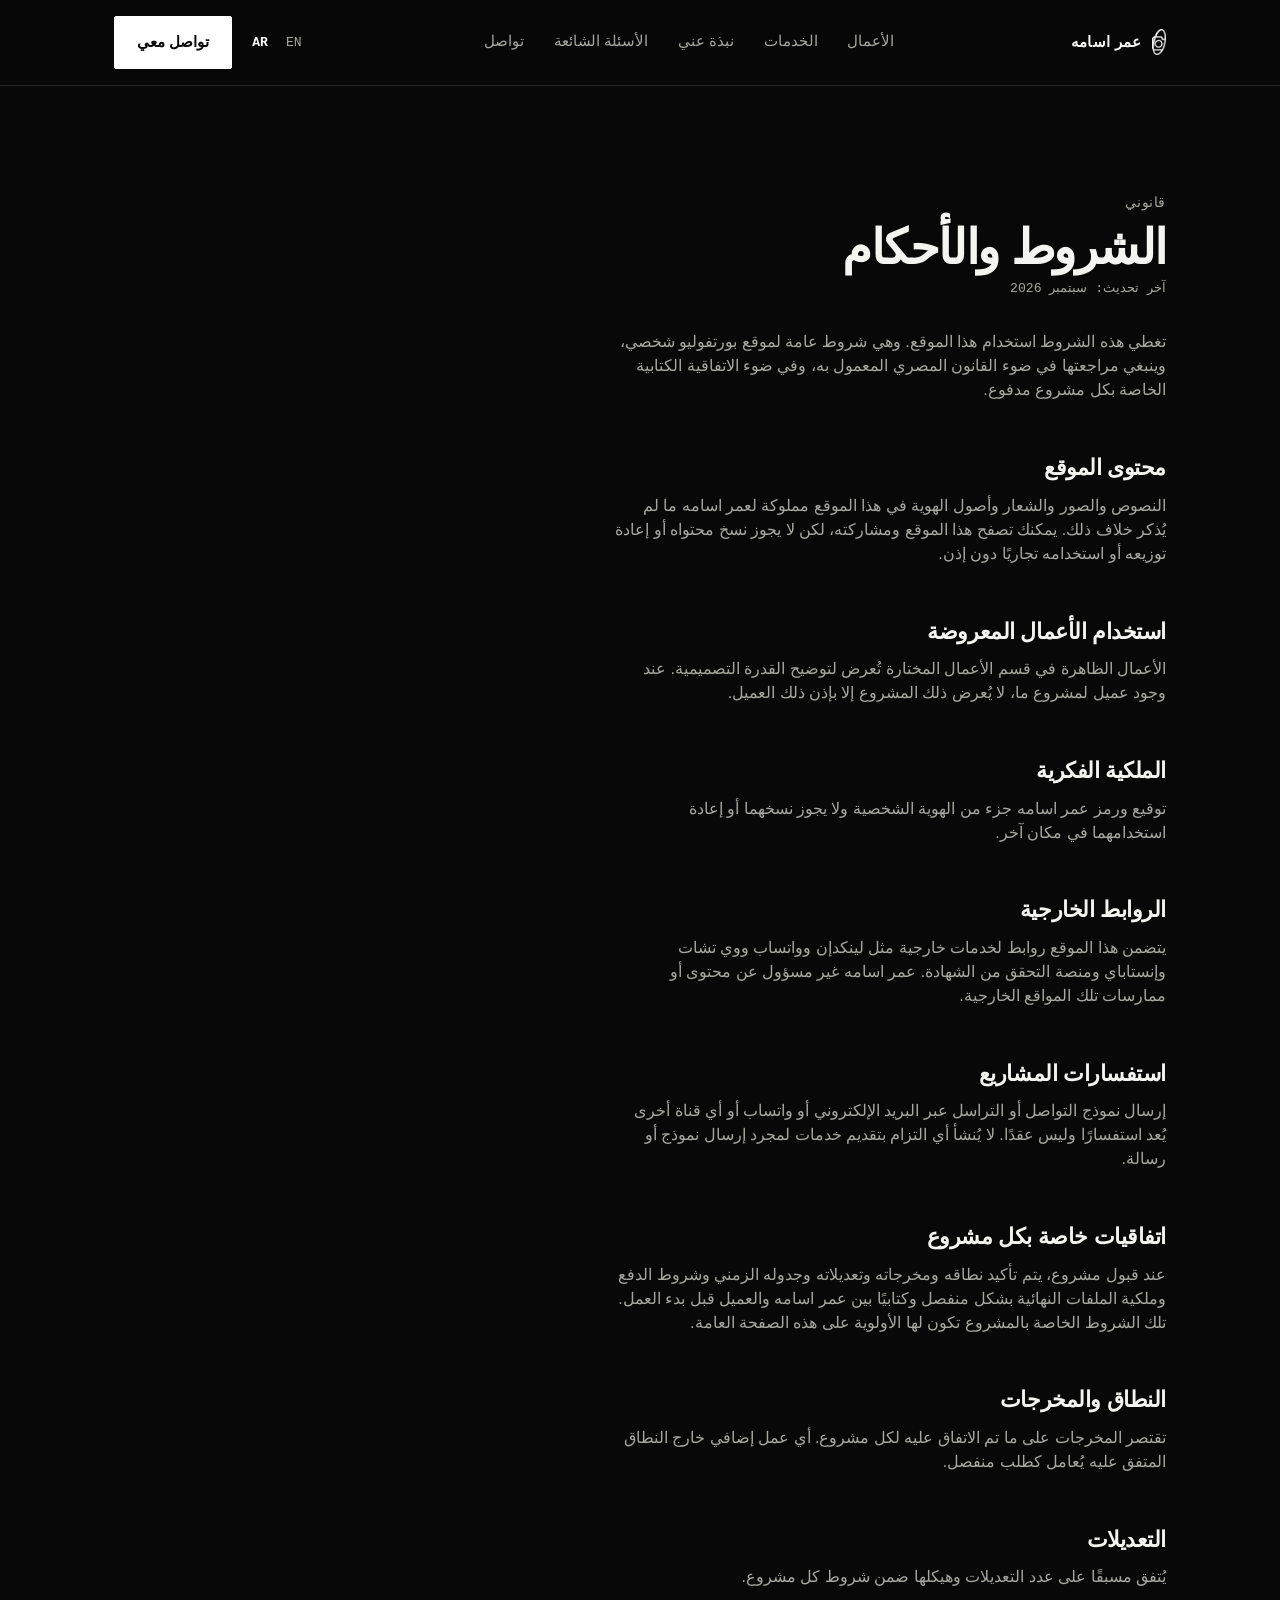
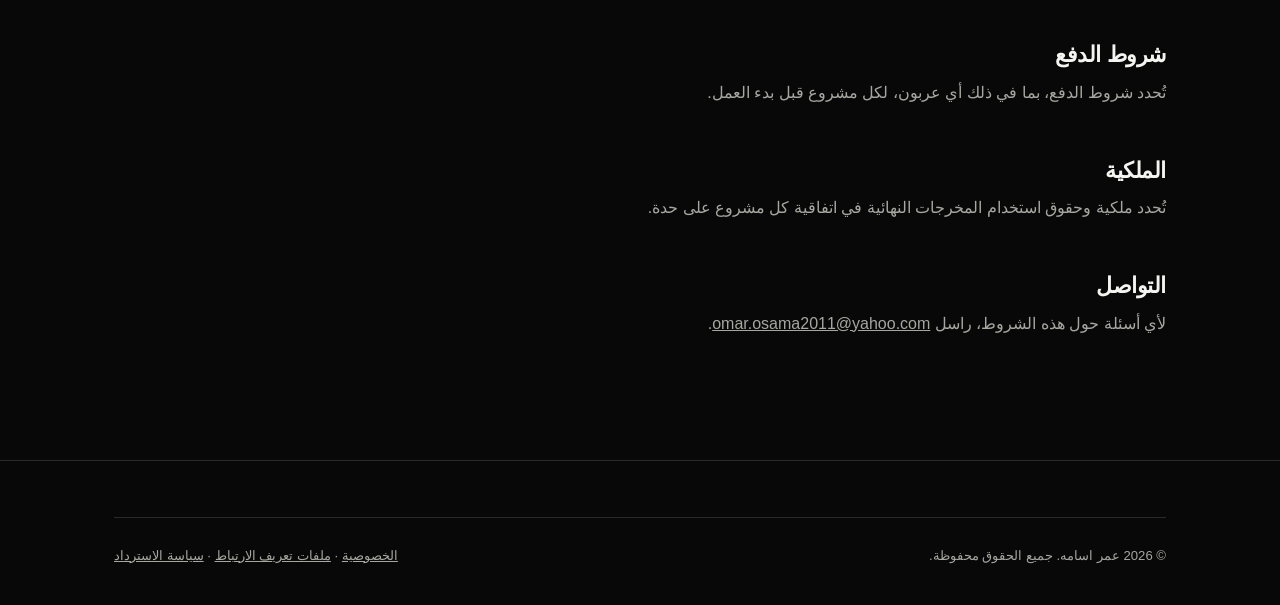
<file: ar/terms.html>
<!doctype html>
<html lang="ar" dir="rtl">
<head>
<meta charset="utf-8">
<meta name="viewport" content="width=device-width, initial-scale=1">
<title>الشروط والأحكام — عمر اسامه</title>
<meta name="description" content="شروط استخدام موقع عمر اسامه الشخصي.">
<meta name="theme-color" content="#080808">
<meta name="robots" content="noindex, follow">
<link rel="canonical" href="https://omarosama.com/ar/terms.html">
<link rel="icon" href="/favicon.ico" sizes="any">
<link rel="apple-touch-icon" href="/assets/apple-touch-icon.png">
<link rel="stylesheet" href="../styles.css">
</head>
<body>
<a class="skip" href="#main">تخطَّ إلى المحتوى</a>
<header>
  <div class="container nav">
    <a class="brand" href="/ar/" aria-label="عمر اسامه، الصفحة الرئيسية">
      <img src="../assets/icon-white-sm.png" alt="" width="20" height="36">
      <span>عمر اسامه</span>
    </a>
    <nav class="primary-nav" aria-label="التنقل الرئيسي">
      <a href="/ar/#work">الأعمال</a>
      <a href="/ar/#services">الخدمات</a>
      <a href="/ar/#about">نبذة عني</a>
      <a href="/ar/#faq">الأسئلة الشائعة</a>
      <a href="/ar/#contact">تواصل</a>
    </nav>
    <div class="nav-right">
      <div class="lang-switch" aria-label="اللغة">
        <a href="/terms.html" lang="en">EN</a>
        <a href="/ar/terms.html" aria-current="true" lang="ar">AR</a>
      </div>
      <a class="button" href="/ar/#contact">تواصل معي</a>
      <button class="menu-toggle" aria-label="فتح القائمة" aria-expanded="false" aria-controls="primary-nav">
        <svg width="20" height="20" viewBox="0 0 20 20" fill="none" aria-hidden="true"><path d="M2 5h16M2 10h16M2 15h16" stroke="currentColor" stroke-width="1.6" stroke-linecap="round"/></svg>
      </button>
    </div>
  </div>
</header>

<main id="main">
  <div class="container">
    <span class="section-index frame-num">قانوني</span>
    <h1 style="font-size:clamp(2rem,4vw,3rem); margin-bottom:8px;">الشروط والأحكام</h1>
    <span class="legal-updated">آخر تحديث: سبتمبر 2026</span>

    <div class="legal-body">
      <p>تغطي هذه الشروط استخدام هذا الموقع. وهي شروط عامة لموقع بورتفوليو شخصي، وينبغي مراجعتها في ضوء القانون المصري المعمول به، وفي ضوء الاتفاقية الكتابية الخاصة بكل مشروع مدفوع.</p>

      <h2>محتوى الموقع</h2>
      <p>النصوص والصور والشعار وأصول الهوية في هذا الموقع مملوكة لعمر اسامه ما لم يُذكر خلاف ذلك. يمكنك تصفح هذا الموقع ومشاركته، لكن لا يجوز نسخ محتواه أو إعادة توزيعه أو استخدامه تجاريًا دون إذن.</p>

      <h2>استخدام الأعمال المعروضة</h2>
      <p>الأعمال الظاهرة في قسم الأعمال المختارة تُعرض لتوضيح القدرة التصميمية. عند وجود عميل لمشروع ما، لا يُعرض ذلك المشروع إلا بإذن ذلك العميل.</p>

      <h2>الملكية الفكرية</h2>
      <p>توقيع ورمز عمر اسامه جزء من الهوية الشخصية ولا يجوز نسخهما أو إعادة استخدامهما في مكان آخر.</p>

      <h2>الروابط الخارجية</h2>
      <p>يتضمن هذا الموقع روابط لخدمات خارجية مثل لينكدإن وواتساب ووي تشات وإنستاباي ومنصة التحقق من الشهادة. عمر اسامه غير مسؤول عن محتوى أو ممارسات تلك المواقع الخارجية.</p>

      <h2>استفسارات المشاريع</h2>
      <p>إرسال نموذج التواصل أو التراسل عبر البريد الإلكتروني أو واتساب أو أي قناة أخرى يُعد استفسارًا وليس عقدًا. لا يُنشأ أي التزام بتقديم خدمات لمجرد إرسال نموذج أو رسالة.</p>

      <h2>اتفاقيات خاصة بكل مشروع</h2>
      <p>عند قبول مشروع، يتم تأكيد نطاقه ومخرجاته وتعديلاته وجدوله الزمني وشروط الدفع وملكية الملفات النهائية بشكل منفصل وكتابيًا بين عمر اسامه والعميل قبل بدء العمل. تلك الشروط الخاصة بالمشروع تكون لها الأولوية على هذه الصفحة العامة.</p>

      <h2>النطاق والمخرجات</h2>
      <p>تقتصر المخرجات على ما تم الاتفاق عليه لكل مشروع. أي عمل إضافي خارج النطاق المتفق عليه يُعامل كطلب منفصل.</p>

      <h2>التعديلات</h2>
      <p>يُتفق مسبقًا على عدد التعديلات وهيكلها ضمن شروط كل مشروع.</p>

      <h2>شروط الدفع</h2>
      <p>تُحدد شروط الدفع، بما في ذلك أي عربون، لكل مشروع قبل بدء العمل.</p>

      <h2>الملكية</h2>
      <p>تُحدد ملكية وحقوق استخدام المخرجات النهائية في اتفاقية كل مشروع على حدة.</p>

      <h2>التواصل</h2>
      <p>لأي أسئلة حول هذه الشروط، راسل <a href="mailto:omar.osama2011@yahoo.com">omar.osama2011@yahoo.com</a>.</p>
    </div>
  </div>
</main>

<footer>
  <div class="container">
    <div class="footer-bottom">
      <span>© 2026 عمر اسامه. جميع الحقوق محفوظة.</span>
      <span><a href="privacy.html">الخصوصية</a> · <a href="cookies.html">ملفات تعريف الارتباط</a> · <a href="refund.html">سياسة الاسترداد</a></span>
    </div>
  </div>
</footer>
<script src="../script.js"></script>
</body>
</html>
</file>
<file: styles.css>
/* ==========================================================================
   Omar Osama — Portfolio
   Design tokens
   ========================================================================== */
:root{
  --bg: #080808;
  --surface: #101010;
  --surface-2: #151515;
  --text: #F4F4F1;
  --text-secondary: #A7A7A1;
  --border: #292929;
  --border-strong: #3a3a3a;
  --white: #FFFFFF;

  --font-sans: -apple-system, BlinkMacSystemFont, "Segoe UI", "Helvetica Neue", Helvetica, Arial, sans-serif;
  --font-mono: ui-monospace, "SF Mono", "SFMono-Regular", Consolas, "Liberation Mono", Menlo, monospace;

  --container: 1180px;
  --gutter: clamp(20px, 5vw, 64px);
  --radius: 2px;

  --ease: cubic-bezier(.2,.7,.2,1);
  --dur: 220ms;
}

@media (prefers-reduced-motion: reduce){
  *, *::before, *::after{
    animation-duration: 0.001ms !important;
    animation-iteration-count: 1 !important;
    transition-duration: 0.001ms !important;
    scroll-behavior: auto !important;
  }
}

*, *::before, *::after{ box-sizing: border-box; }
html{ scroll-behavior: smooth; }
@media (prefers-reduced-motion: reduce){ html{ scroll-behavior: auto; } }

body{
  margin:0;
  background: var(--bg);
  color: var(--text);
  font-family: var(--font-sans);
  font-size: 16px;
  line-height: 1.5;
  -webkit-font-smoothing: antialiased;
  text-rendering: optimizeLegibility;
}

img{ max-width:100%; display:block; }
a{ color: inherit; }
button{ font: inherit; }

.container{
  width:100%;
  max-width: var(--container);
  margin-inline:auto;
  padding-inline: var(--gutter);
}

/* Skip link */
.skip{
  position:absolute; left:0; top:0;
  background:var(--white); color:#000;
  padding:12px 18px; transform: translateY(-120%);
  z-index: 200; font-weight:600; text-decoration:none;
}
.skip:focus{ transform: translateY(0); }

/* Focus states */
:focus-visible{
  outline: 2px solid var(--white);
  outline-offset: 3px;
}
a:focus:not(:focus-visible), button:focus:not(:focus-visible){ outline:none; }

/* ==========================================================================
   Type scale
   ========================================================================== */
h1,h2,h3,h4{ margin:0; font-weight:700; letter-spacing:-0.02em; }
h1{ font-size: clamp(2.6rem, 6.5vw, 5.4rem); line-height:0.98; letter-spacing:-0.03em; }
h2{ font-size: clamp(1.8rem, 3.6vw, 2.75rem); line-height:1.08; }
h3{ font-size: 1.15rem; line-height:1.3; }
p{ margin:0 0 1em; color: var(--text-secondary); max-width: 62ch; }
.lead{ font-size: clamp(1.05rem, 1.6vw, 1.25rem); color: var(--text); max-width: 46ch; }

.mono{ font-family: var(--font-mono); }

/* Meta / numbering — camera dial motif (f-stop / frame numbers) */
.frame-num{
  font-family: var(--font-mono);
  font-size: 0.78rem;
  color: var(--text-secondary);
  letter-spacing: 0.04em;
}

/* ==========================================================================
   Buttons
   ========================================================================== */
.button{
  display:inline-flex;
  align-items:center;
  gap:10px;
  padding: 14px 22px;
  border: 1px solid var(--white);
  background: var(--white);
  color:#080808;
  text-decoration:none;
  font-weight:600;
  font-size:0.95rem;
  border-radius: var(--radius);
  transition: background var(--dur) var(--ease), color var(--dur) var(--ease), border-color var(--dur) var(--ease);
  min-height:44px;
  cursor:pointer;
}
.button:hover{ background: transparent; color: var(--white); }
.button.secondary{
  background: transparent;
  color: var(--text);
  border-color: var(--border-strong);
}
.button.secondary:hover{ border-color: var(--white); background: var(--surface-2); }
.button:disabled{ opacity:0.5; cursor:not-allowed; }

/* ==========================================================================
   Header
   ========================================================================== */
header{
  position: sticky;
  top:0;
  z-index: 100;
  background: rgba(8,8,8,0.86);
  backdrop-filter: saturate(140%) blur(10px);
  border-bottom: 1px solid var(--border);
}
.nav{
  display:flex;
  align-items:center;
  justify-content:space-between;
  gap: 24px;
  padding-block: 16px;
}
.brand{
  display:flex;
  align-items:center;
  gap:10px;
  text-decoration:none;
  color: var(--text);
  flex-shrink:0;
}
.brand img{ height:26px; width:auto; }
.brand span{
  font-weight:700;
  font-size:0.95rem;
  letter-spacing:0.02em;
}

.primary-nav{
  display:flex;
  gap: clamp(16px, 2vw, 32px);
}
.primary-nav a{
  text-decoration:none;
  color: var(--text-secondary);
  font-size:0.94rem;
  padding: 8px 2px;
  border-bottom: 2px solid transparent;
  transition: color var(--dur) var(--ease), border-color var(--dur) var(--ease);
}
.primary-nav a:hover,
.primary-nav a[aria-current="true"]{
  color: var(--white);
  border-color: var(--white);
}

.nav-right{ display:flex; align-items:center; gap:14px; }
.lang-switch{
  display:flex;
  gap:6px;
  font-family: var(--font-mono);
  font-size:0.82rem;
}
.lang-switch a{
  text-decoration:none;
  color: var(--text-secondary);
  padding:4px 6px;
}
.lang-switch a[aria-current="true"]{ color: var(--white); font-weight:700; }
.lang-switch a:hover{ color: var(--white); }

.menu-toggle{
  display:none;
  background:none;
  border:1px solid var(--border-strong);
  color: var(--text);
  width:44px; height:44px;
  align-items:center; justify-content:center;
  border-radius: var(--radius);
}

@media (max-width: 860px){
  .primary-nav{
    position: fixed;
    inset: 64px 0 0 0;
    background: var(--bg);
    flex-direction:column;
    padding: 24px var(--gutter) 40px;
    gap: 4px;
    transform: translateY(-8px);
    opacity:0;
    visibility:hidden;
    transition: opacity var(--dur) var(--ease), transform var(--dur) var(--ease), visibility var(--dur);
    border-top: 1px solid var(--border);
    overflow-y:auto;
  }
  .primary-nav.is-open{
    opacity:1; visibility:visible; transform:translateY(0);
  }
  .primary-nav a{
    padding: 16px 4px;
    border-bottom: 1px solid var(--border);
    font-size:1.1rem;
  }
  .menu-toggle{ display:inline-flex; }
  .nav-right .button{ display:none; }
}

/* ==========================================================================
   Sections — shared
   ========================================================================== */
main section, main > .container{ padding-block: clamp(56px, 9vw, 108px); }
section + section, main > div + div{ border-top: 1px solid var(--border); }

.section-head{
  display:flex;
  justify-content:space-between;
  align-items:flex-end;
  gap: 32px;
  flex-wrap:wrap;
  margin-bottom: clamp(32px, 5vw, 56px);
}
.section-head h2{ max-width: 16ch; }
.section-intro{ max-width: 40ch; margin:0; }
.section-index{
  font-family: var(--font-mono);
  color: var(--text-secondary);
  font-size:0.85rem;
  display:block;
  margin-bottom:10px;
}

/* Viewfinder corner-bracket motif */
.frame{
  position:relative;
  border: 1px solid var(--border);
}
.frame::before, .frame::after{
  content:"";
  position:absolute;
  width:16px; height:16px;
  pointer-events:none;
}
.frame::before{
  top:-1px; left:-1px;
  border-top:2px solid var(--white);
  border-left:2px solid var(--white);
}
.frame::after{
  bottom:-1px; right:-1px;
  border-bottom:2px solid var(--white);
  border-right:2px solid var(--white);
}

/* ==========================================================================
   Hero
   ========================================================================== */
.hero{ padding-top: clamp(48px, 8vw, 96px); }
.hero-grid{
  display:grid;
  grid-template-columns: 1.3fr 0.7fr;
  gap: clamp(32px, 6vw, 72px);
  align-items:center;
}
.hero-kicker{
  font-family: var(--font-mono);
  color: var(--text-secondary);
  font-size:0.85rem;
  margin-bottom:18px;
  letter-spacing:0.02em;
}
.hero h1{ margin-bottom:20px; }
.hero-role{
  font-size: clamp(1rem, 1.8vw, 1.2rem);
  color: var(--text-secondary);
  margin-bottom: 22px;
}
.hero-actions{ display:flex; gap:14px; flex-wrap:wrap; margin-top: 30px; }
.hero-mark{
  aspect-ratio: 1 / 1.15;
  display:flex;
  align-items:center;
  justify-content:center;
  padding: clamp(24px, 4vw, 48px);
}
.hero-mark img{ width:100%; max-width: 260px; height:auto; }

@media (max-width: 860px){
  .hero-grid{ grid-template-columns: 1fr; }
  .hero-mark{ order:-1; max-width:180px; margin-inline:auto; aspect-ratio:auto; padding:0; }
}

/* ==========================================================================
   Selected work
   ========================================================================== */
.case-study{
  display:grid;
  grid-template-columns: 1fr 1fr;
  gap: clamp(28px, 5vw, 56px);
  padding: clamp(28px, 4vw, 44px);
  margin-bottom: 40px;
}
.case-visual{
  background: var(--surface);
  display:flex;
  align-items:center;
  justify-content:center;
  padding: clamp(28px, 5vw, 56px);
  min-height: 260px;
}
.case-visual img{ max-width:220px; }
.case-meta{ display:flex; flex-direction:column; gap:6px; margin-bottom:18px; }
.case-meta .frame-num{ text-transform:uppercase; }
.case-body dl{ display:grid; grid-template-columns: auto 1fr; gap: 8px 20px; margin:22px 0 0; }
.case-body dt{ color: var(--text-secondary); font-size:0.85rem; }
.case-body dd{ margin:0; }

@media (max-width: 760px){
  .case-study{ grid-template-columns: 1fr; }
}

.work-categories{
  display:grid;
  grid-template-columns: repeat(auto-fit, minmax(210px, 1fr));
  gap: 1px;
  background: var(--border);
  border: 1px solid var(--border);
}
.work-category{
  background: var(--bg);
  padding: 26px 22px;
  min-height: 150px;
  display:flex;
  flex-direction:column;
  justify-content:space-between;
}
.work-category h3{ font-size:1rem; }
.work-category .status{
  font-family: var(--font-mono);
  font-size:0.78rem;
  color: var(--text-secondary);
  margin-top:16px;
}
.work-note{ margin-top: 28px; font-size:0.92rem; }

/* ==========================================================================
   About
   ========================================================================== */
.about-grid{
  display:grid;
  grid-template-columns: 1.4fr 1fr;
  gap: clamp(32px, 6vw, 72px);
}
.info-list{ border-top: 1px solid var(--border); }
.info-row{
  display:flex;
  justify-content:space-between;
  gap:16px;
  padding: 14px 0;
  border-bottom: 1px solid var(--border);
  font-size:0.94rem;
}
.info-row span{ color: var(--text-secondary); }
.info-row strong{ font-weight:600; text-align:right; }
[dir="rtl"] .info-row strong{ text-align:left; }

@media (max-width: 780px){ .about-grid{ grid-template-columns:1fr; } }

/* ==========================================================================
   Services
   ========================================================================== */
.services{
  display:grid;
  grid-template-columns: repeat(auto-fit, minmax(280px, 1fr));
  border-top: 1px solid var(--border);
  border-left: 1px solid var(--border);
}
.service{
  padding: 30px 26px;
  border-right: 1px solid var(--border);
  border-bottom: 1px solid var(--border);
}
.service .frame-num{ display:block; margin-bottom: 18px; font-size:0.95rem; }
.service h3{ margin-bottom:10px; }
.service p{ margin:0; font-size:0.94rem; }

/* ==========================================================================
   Process
   ========================================================================== */
.process-list{ display:flex; flex-direction:column; }
.process-item{
  display:grid;
  grid-template-columns: 90px 1fr;
  gap: 24px;
  padding: 26px 0;
  border-top: 1px solid var(--border);
}
.process-list .process-item:last-child{ border-bottom: 1px solid var(--border); }
.process-item .frame-num{ font-size:1rem; padding-top:2px; }
.process-item h3{ margin-bottom:8px; }
.process-item p{ margin:0; }

@media (max-width:600px){
  .process-item{ grid-template-columns: 48px 1fr; }
}

/* ==========================================================================
   Skills
   ========================================================================== */
.skills-grid{
  display:grid;
  grid-template-columns: repeat(auto-fit, minmax(230px,1fr));
  gap: 32px;
}
.skill-group h3{
  font-family: var(--font-mono);
  font-size:0.8rem;
  text-transform:uppercase;
  letter-spacing:0.06em;
  color: var(--text-secondary);
  font-weight:600;
  margin-bottom:16px;
}
.skill-group ul{ list-style:none; margin:0; padding:0; display:flex; flex-direction:column; gap:10px; }
.skill-group li{
  padding-bottom:10px;
  border-bottom: 1px solid var(--border);
  font-size:0.96rem;
}

/* ==========================================================================
   Certification + Education (two-up)
   ========================================================================== */
.two-up{
  display:grid;
  grid-template-columns: 1fr 1fr;
  gap: clamp(28px,5vw,56px);
}
.credential-card{ padding: clamp(24px,4vw,36px); }
.credential-card h3{ margin-bottom:8px; }
.credential-card .frame-num{ display:block; margin-bottom:16px; }
.credential-card p{ margin-bottom:20px; }

@media (max-width:780px){ .two-up{ grid-template-columns:1fr; } }

/* ==========================================================================
   Currently
   ========================================================================== */
.currently-grid{
  display:grid;
  grid-template-columns: repeat(auto-fit,minmax(220px,1fr));
  gap: 1px;
  background: var(--border);
  border:1px solid var(--border);
}
.currently-item{ background: var(--bg); padding: 28px 24px; }
.currently-item h3{
  font-family: var(--font-mono);
  font-size:0.78rem;
  text-transform:uppercase;
  letter-spacing:0.06em;
  color: var(--text-secondary);
  font-weight:600;
  margin-bottom:12px;
}
.currently-item p{ margin:0; color: var(--text); }

/* ==========================================================================
   FAQ
   ========================================================================== */
.faq-list{ border-top: 1px solid var(--border); }
.faq-item{ border-bottom: 1px solid var(--border); }
.faq-item summary{
  cursor:pointer;
  padding: 20px 4px;
  font-weight:600;
  font-size:1.02rem;
  display:flex;
  justify-content:space-between;
  align-items:center;
  gap:16px;
  list-style:none;
}
.faq-item summary::-webkit-details-marker{ display:none; }
.faq-item summary::after{
  content:"+";
  font-family: var(--font-mono);
  font-size:1.3rem;
  color: var(--text-secondary);
  flex-shrink:0;
  transition: transform var(--dur) var(--ease);
}
.faq-item[open] summary::after{ content:"–"; }
.faq-item p{ padding: 0 4px 22px; margin:0; max-width:70ch; }

/* ==========================================================================
   Contact
   ========================================================================== */
.contact-grid{
  display:grid;
  grid-template-columns: repeat(auto-fit, minmax(220px,1fr));
  gap: 1px;
  background: var(--border);
  border:1px solid var(--border);
  margin-bottom: clamp(40px,6vw,64px);
}
.contact-card{
  background: var(--bg);
  padding: 22px 22px;
  display:flex;
  flex-direction:column;
  gap:8px;
}
.contact-card small{
  font-family: var(--font-mono);
  color: var(--text-secondary);
  font-size:0.76rem;
  text-transform:uppercase;
  letter-spacing:0.05em;
}
.contact-card a, .contact-card span{
  text-decoration:none;
  font-size:1rem;
  word-break: break-word;
}
.contact-card a:hover{ text-decoration:underline; }

.form{ max-width: 640px; }
.field{ margin-bottom: 20px; }
.field label{ display:block; margin-bottom:8px; font-size:0.92rem; font-weight:600; }
.field .hint{ display:block; color: var(--text-secondary); font-size:0.82rem; margin-top:6px; }
.field input, .field select, .field textarea{
  width:100%;
  background: var(--surface);
  border: 1px solid var(--border-strong);
  color: var(--text);
  padding: 13px 14px;
  font-size: 0.98rem;
  border-radius: var(--radius);
  font-family: inherit;
}
.field textarea{ min-height:140px; resize:vertical; }
.field input:focus, .field select:focus, .field textarea:focus{
  outline: 2px solid var(--white);
  outline-offset:1px;
  border-color: var(--white);
}
.field.error input, .field.error select, .field.error textarea{ border-color:#d9534f; }
.field-error{ color:#e58c89; font-size:0.82rem; margin-top:6px; display:none; }
.field.error .field-error{ display:block; }

.consent{
  display:flex;
  gap:12px;
  align-items:flex-start;
  margin: 24px 0;
  font-size:0.88rem;
  color: var(--text-secondary);
}
.consent input{ margin-top:4px; width:18px; height:18px; flex-shrink:0; }

.form-status{
  padding:14px 16px;
  border:1px solid var(--border-strong);
  margin-top:18px;
  font-size:0.92rem;
  display:none;
}
.form-status.visible{ display:block; }
.form-status.success{ border-color:#4caf7d; color:#bfe8d3; }
.form-status.error{ border-color:#d9534f; color:#f4c2c0; }

/* ==========================================================================
   Footer
   ========================================================================== */
footer{ border-top: 1px solid var(--border); padding-block: 56px 40px; }
.footer-grid{
  display:grid;
  grid-template-columns: 1.4fr 1fr 1fr 1fr;
  gap: 32px;
  margin-bottom: 40px;
}
.footer-brand img{ height:34px; margin-bottom:16px; }
.footer-brand p{ margin:0; font-size:0.9rem; }
.footer-col h3{
  font-family: var(--font-mono);
  font-size:0.76rem;
  text-transform:uppercase;
  letter-spacing:0.06em;
  color: var(--text-secondary);
  margin-bottom:16px;
  font-weight:600;
}
.footer-col ul{ list-style:none; margin:0; padding:0; display:flex; flex-direction:column; gap:10px; }
.footer-col a{ text-decoration:none; color: var(--text); font-size:0.92rem; }
.footer-col a:hover{ text-decoration:underline; }
.footer-bottom{
  display:flex;
  justify-content:space-between;
  gap:16px;
  flex-wrap:wrap;
  padding-top:28px;
  border-top:1px solid var(--border);
  font-size:0.82rem;
  color: var(--text-secondary);
}

@media (max-width: 780px){
  .footer-grid{ grid-template-columns: 1fr 1fr; }
}
@media (max-width: 480px){
  .footer-grid{ grid-template-columns: 1fr; }
}

/* ==========================================================================
   Legal pages
   ========================================================================== */
.legal-body{ max-width: 74ch; }
.legal-body h2{ margin-top:2.4em; margin-bottom:0.6em; font-size:1.4rem; }
.legal-body h2:first-child{ margin-top:0; }
.legal-body p, .legal-body li{ color: var(--text-secondary); }
.legal-body ul{ padding-left:1.2em; }
.legal-updated{ font-family: var(--font-mono); font-size:0.82rem; color: var(--text-secondary); margin-bottom:2.4em; display:block; }

/* ==========================================================================
   Entrance animation (single, restrained; only for elements with the hook) - respects reduced motion
   ========================================================================== */
@media (prefers-reduced-motion: no-preference){
  .reveal{
    opacity:0;
    transform: translateY(14px);
    transition: opacity 560ms var(--ease), transform 560ms var(--ease);
  }
  .reveal.is-visible{ opacity:1; transform:none; }
}

/* Utility */
.visually-hidden{
  position:absolute; width:1px; height:1px; padding:0; margin:-1px;
  overflow:hidden; clip:rect(0,0,0,0); white-space:nowrap; border:0;
}
</file>
